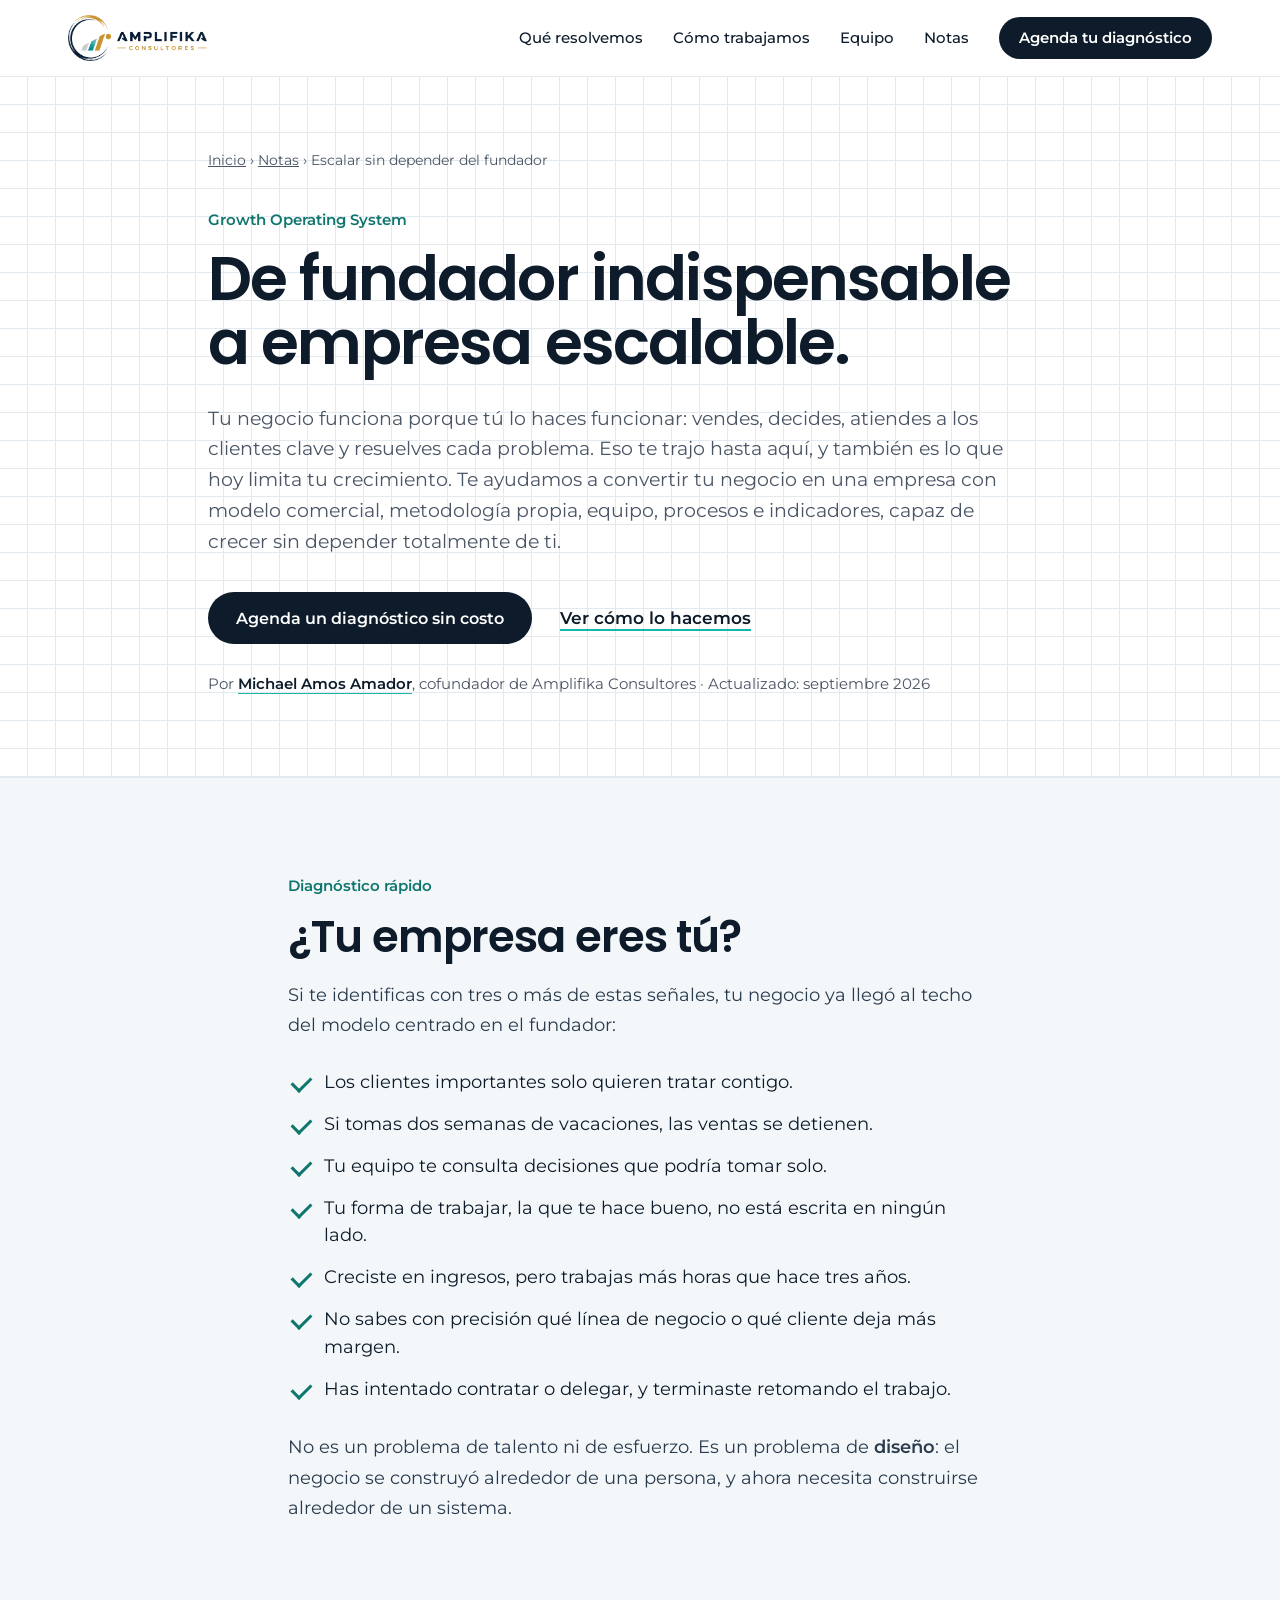
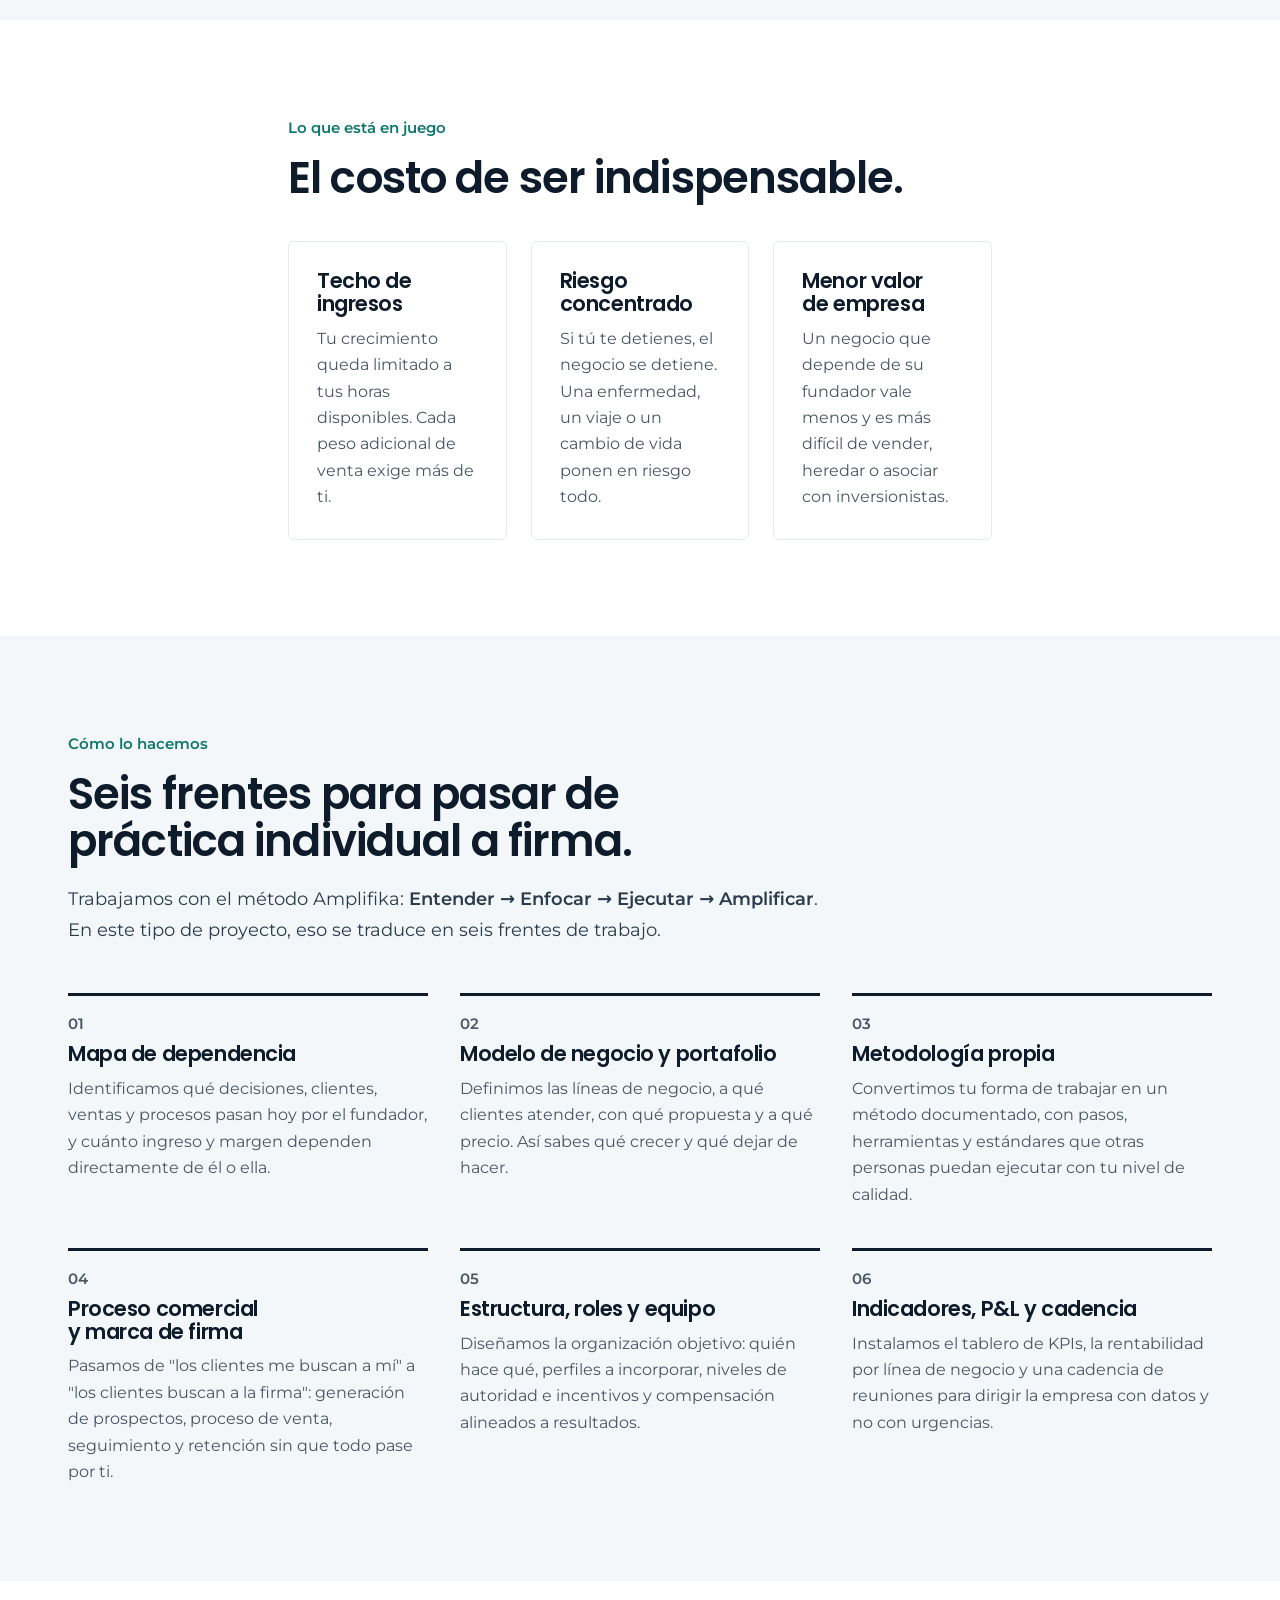
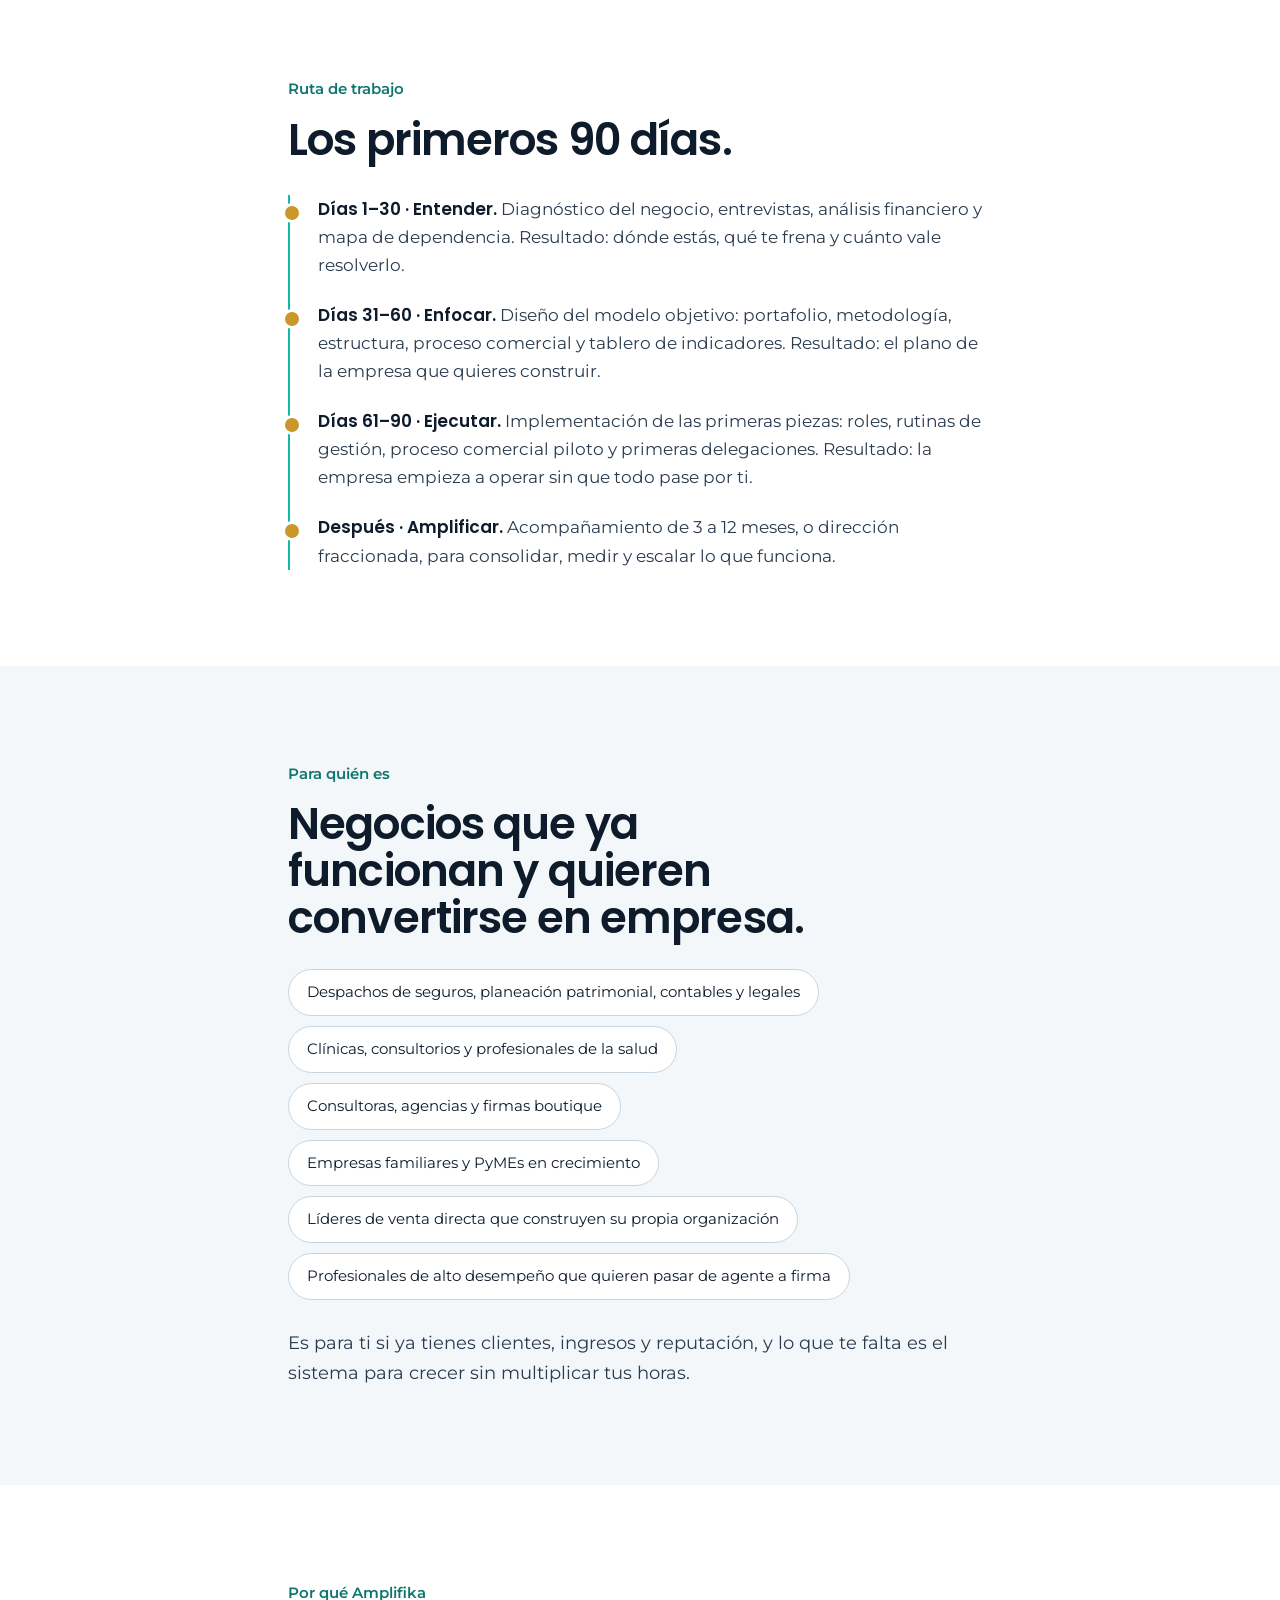
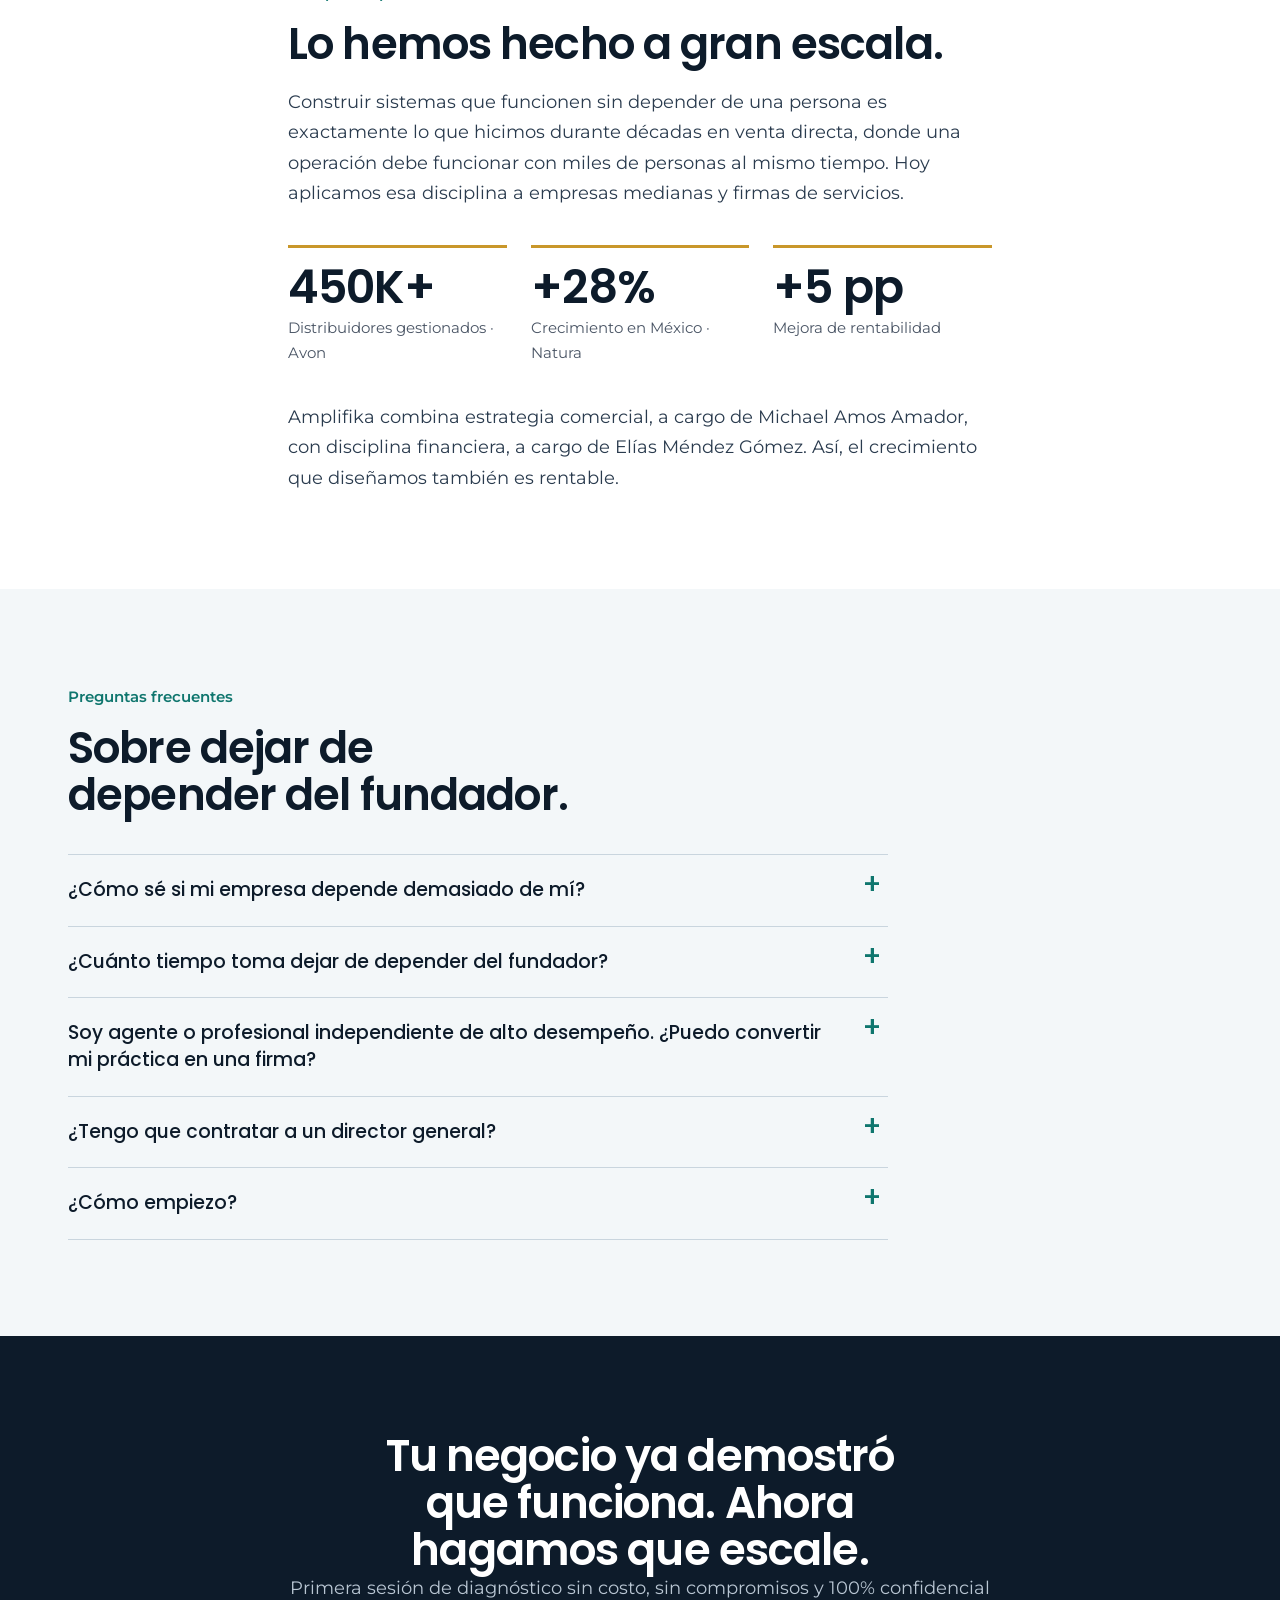
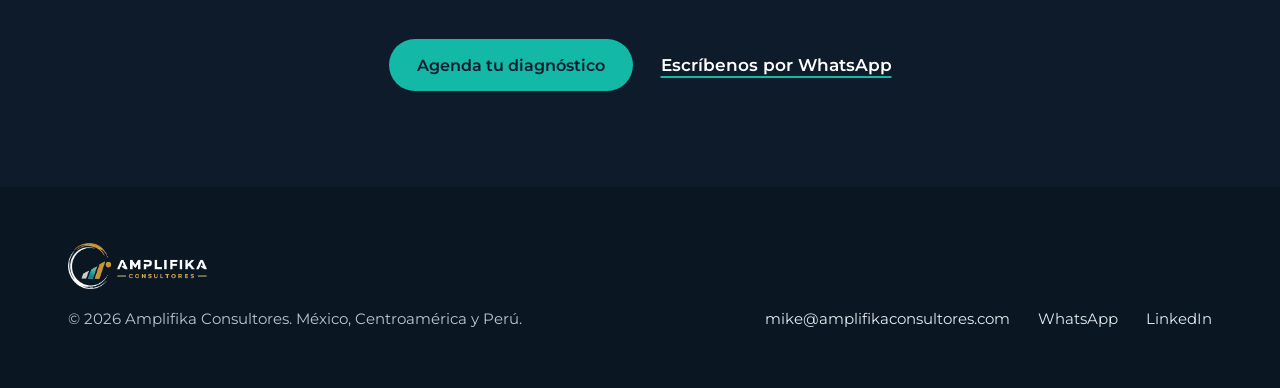
<file: escalar-sin-depender-del-fundador/index.html>
<!DOCTYPE html>
<html lang="es">
<head>
<meta charset="UTF-8">
<meta name="viewport" content="width=device-width, initial-scale=1.0">
<title>De fundador indispensable a empresa escalable | Amplifika Consultores</title>
<meta name="description" content="Tu negocio depende de ti. Te ayudamos a convertirlo en una empresa con modelo comercial, metodología propia, equipo, procesos e indicadores que crezca sin depender del fundador.">
<meta name="author" content="Michael Amos Amador · Amplifika Consultores">
<link rel="canonical" href="https://www.amplifikate.com/escalar-sin-depender-del-fundador/">
<link rel="icon" type="image/x-icon" href="/brand/favicon.ico">
<link rel="icon" type="image/png" sizes="32x32" href="/brand/favicon-32.png">
<link rel="apple-touch-icon" sizes="180x180" href="/brand/icon-180.png">
<meta property="og:type" content="article">
<meta property="og:site_name" content="Amplifika Consultores">
<meta property="og:title" content="De fundador indispensable a empresa escalable | Amplifika Consultores">
<meta property="og:description" content="Tu negocio depende de ti. Te ayudamos a convertirlo en una empresa con modelo comercial, metodología propia, equipo, procesos e indicadores que crezca sin depender del fundador.">
<meta property="og:url" content="https://www.amplifikate.com/escalar-sin-depender-del-fundador/">
<meta property="og:image" content="https://www.amplifikate.com/brand/og-amplifika-1200x630.jpg">
<meta property="og:image:width" content="1200">
<meta property="og:image:height" content="630">
<meta property="og:locale" content="es_MX">
<meta name="twitter:card" content="summary_large_image">
<meta name="twitter:title" content="De fundador indispensable a empresa escalable | Amplifika Consultores">
<meta name="twitter:description" content="Tu negocio depende de ti. Te ayudamos a convertirlo en una empresa con modelo comercial, metodología propia, equipo, procesos e indicadores que crezca sin depender del fundador.">
<meta name="twitter:image" content="https://www.amplifikate.com/brand/social-share-amplifika-1200x627.jpg">
<script type="application/ld+json">
{
 "@context": "https://schema.org",
 "@graph": [
  {
   "@type": "WebPage",
   "@id": "https://www.amplifikate.com/escalar-sin-depender-del-fundador/#webpage",
   "url": "https://www.amplifikate.com/escalar-sin-depender-del-fundador/",
   "name": "De fundador indispensable a empresa escalable",
   "inLanguage": "es-MX",
   "description": "Cómo convertir un negocio que depende de su fundador en una empresa escalable con modelo comercial, metodología propia, equipo, procesos e indicadores.",
   "isPartOf": {
    "@type": "WebSite", "name": "Amplifika Consultores", "url": "https://www.amplifikate.com/"
   },
   "about": {
    "@id": "https://www.amplifikate.com/escalar-sin-depender-del-fundador/#service"
   },
   "author": {
    "@id": "https://www.amplifikate.com/#mike"
   },
   "publisher": {
    "@id": "https://www.amplifikate.com/#org"
   },
   "datePublished": "2026-09-23",
   "dateModified": "2026-09-23",
   "breadcrumb": {
    "@id": "https://www.amplifikate.com/escalar-sin-depender-del-fundador/#breadcrumb"
   }
  },
  {
   "@type": "Service",
   "@id": "https://www.amplifikate.com/escalar-sin-depender-del-fundador/#service",
   "name": "Escalar sin depender del fundador (Growth Operating System)",
   "serviceType": "Consultoría de institucionalización y transformación de negocios",
   "provider": {
    "@id": "https://www.amplifikate.com/#org"
   },
   "areaServed": [
    "México",
    "Latinoamérica",
    "Estados Unidos"
   ],
   "audience": {
    "@type": "BusinessAudience",
    "audienceType": "Fundadores de PyMEs, despachos, clínicas, firmas de servicios profesionales, empresas familiares y profesionales de alto desempeño"
   },
   "description": "Diagnóstico de dependencia del fundador, modelo de negocio y portafolio, metodología propia, proceso comercial, estructura y equipo, indicadores, P&L y cadencia de gestión."
  },
  {
   "@type": "BreadcrumbList",
   "@id": "https://www.amplifikate.com/escalar-sin-depender-del-fundador/#breadcrumb",
   "itemListElement": [
    {
     "@type": "ListItem",
     "position": 1,
     "name": "Inicio",
     "item": "https://www.amplifikate.com/"
    },
    {
     "@type": "ListItem",
     "position": 2,
     "name": "Notas",
     "item": "https://www.amplifikate.com/#notas"
    },
    {
     "@type": "ListItem",
     "position": 3,
     "name": "Escalar sin depender del fundador",
     "item": "https://www.amplifikate.com/escalar-sin-depender-del-fundador/"
    }
   ]
  },
  {
   "@type": "FAQPage",
   "@id": "https://www.amplifikate.com/escalar-sin-depender-del-fundador/#faq",
   "mainEntity": [
    {
     "@type": "Question",
     "name": "¿Cómo sé si mi empresa depende demasiado de mí?",
     "acceptedAnswer": {
      "@type": "Answer",
      "text": "La prueba más simple: si te ausentas dos semanas, ¿las ventas, las decisiones y la atención a clientes siguen funcionando? Si la respuesta es no, o si tu ingreso crece solo cuando tú trabajas más horas, tu empresa depende del fundador."
     }
    },
    {
     "@type": "Question",
     "name": "¿Cuánto tiempo toma dejar de depender del fundador?",
     "acceptedAnswer": {
      "@type": "Answer",
      "text": "Los primeros cambios visibles suelen darse en 90 días: diagnóstico, diseño del modelo y primeras delegaciones. Consolidar una empresa que opere con autonomía normalmente toma de 6 a 12 meses, según el tamaño del equipo y el punto de partida."
     }
    },
    {
     "@type": "Question",
     "name": "Soy agente o profesional independiente de alto desempeño. ¿Puedo convertir mi práctica en una firma?",
     "acceptedAnswer": {
      "@type": "Answer",
      "text": "Sí. Es uno de los casos más comunes que atendemos: profesionales con cartera e ingresos sólidos que quieren construir una firma con metodología propia, varias líneas de negocio y equipo. El trabajo consiste en pasar de marca personal a marca de firma sin perder la confianza de tus clientes."
     }
    },
    {
     "@type": "Question",
     "name": "¿Tengo que contratar a un director general?",
     "acceptedAnswer": {
      "@type": "Answer",
      "text": "No necesariamente. Muchas empresas en esta etapa se benefician más de un director comercial o financiero fraccionado, que instala el sistema y forma al equipo durante 3 a 12 meses, antes de decidir si necesitan una posición de tiempo completo."
     }
    },
    {
     "@type": "Question",
     "name": "¿Cómo empiezo?",
     "acceptedAnswer": {
      "@type": "Answer",
      "text": "Con una sesión de diagnóstico sin costo de 60 minutos, en la que revisamos tu situación actual, la visión de la empresa que quieres construir y las tres palancas de mayor impacto. Si tiene sentido trabajar juntos, te proponemos alcance, entregables y honorarios por escrito."
     }
    }
   ]
  }
 ]
}
</script>
<meta name="theme-color" content="#0D1B2A">
<link rel="preload" href="/assets/fuentes/poppins-latin-600-normal.woff2" as="font" type="font/woff2" crossorigin>
<link rel="preload" href="/assets/fuentes/montserrat-latin-400-normal.woff2" as="font" type="font/woff2" crossorigin>
<link rel="stylesheet" href="/assets/sitio.css?v=20261106b">
<link rel="stylesheet" href="/assets/notas.css?v=20261106">
</head>
<body>

<header class="cabecera">
<div class="wrap">
<a href="/" class="logo" aria-label="Amplifika Consultores, inicio"><img src="/brand/logo-amplifika-2026.png" alt="Amplifika Consultores" width="850" height="282"></a>
<nav aria-label="Principal">
<a href="/#retos">Qué resolvemos</a>
<a href="/#metodo">Cómo trabajamos</a>
<a href="/#equipo">Equipo</a>
<a href="/#notas">Notas</a>
<a href="/#contacto" class="boton">Agenda tu diagnóstico</a>
</nav>
</div>
</header>

<main>

<!-- ══ HERO ══ -->
<header class="lp-hero">
  <div class="section-inner">
    <div class="lp-crumbs" role="navigation" aria-label="Ruta de navegación"><a href="/">Inicio</a> <span aria-hidden="true">›</span> <a href="/#notas">Notas</a> <span aria-hidden="true">›</span> <span>Escalar sin depender del fundador</span></div>
    <div class="section-label">Growth Operating System</div>
    <h1 class="lp-h1">De fundador indispensable a <span class="accent">empresa escalable.</span></h1>
    <p class="lp-lead">Tu negocio funciona porque tú lo haces funcionar: vendes, decides, atiendes a los clientes clave y resuelves cada problema. Eso te trajo hasta aquí, y también es lo que hoy limita tu crecimiento. Te ayudamos a convertir tu negocio en una empresa con modelo comercial, metodología propia, equipo, procesos e indicadores, capaz de crecer sin depender totalmente de ti.</p>
    <div class="lp-actions">
      <a href="/#contacto" class="btn-primary">Agenda un diagnóstico sin costo</a>
      <a href="#proceso" class="btn-ghost">Ver cómo lo hacemos</a>
    </div>
    <p class="lp-byline">Por <a href="https://www.linkedin.com/in/michaelamosamador" target="_blank" rel="noopener noreferrer">Michael Amos Amador</a>, cofundador de Amplifika Consultores · Actualizado: septiembre 2026</p>
  </div>
</header>

<!-- ══ SEÑALES ══ -->
<section class="lp-alt">
  <div class="section-inner lp-narrow">
    <div class="section-label">Diagnóstico rápido</div>
    <h2>¿Tu empresa <em>eres tú?</em></h2>
    <p class="lp-p">Si te identificas con tres o más de estas señales, tu negocio ya llegó al techo del modelo centrado en el fundador:</p>
    <ul class="lp-checks">
      <li>Los clientes importantes solo quieren tratar contigo.</li>
      <li>Si tomas dos semanas de vacaciones, las ventas se detienen.</li>
      <li>Tu equipo te consulta decisiones que podría tomar solo.</li>
      <li>Tu forma de trabajar, la que te hace bueno, no está escrita en ningún lado.</li>
      <li>Creciste en ingresos, pero trabajas más horas que hace tres años.</li>
      <li>No sabes con precisión qué línea de negocio o qué cliente deja más margen.</li>
      <li>Has intentado contratar o delegar, y terminaste retomando el trabajo.</li>
    </ul>
    <p class="lp-p">No es un problema de talento ni de esfuerzo. Es un problema de <strong>diseño</strong>: el negocio se construyó alrededor de una persona, y ahora necesita construirse alrededor de un sistema.</p>
  </div>
</section>

<!-- ══ POR QUÉ IMPORTA ══ -->
<section>
  <div class="section-inner lp-narrow">
    <div class="section-label">Lo que está en juego</div>
    <h2>El costo de ser <em>indispensable.</em></h2>
    <div class="lp-grid3">
      <div class="lp-card"><h3>Techo de ingresos</h3><p>Tu crecimiento queda limitado a tus horas disponibles. Cada peso adicional de venta exige más de ti.</p></div>
      <div class="lp-card"><h3>Riesgo concentrado</h3><p>Si tú te detienes, el negocio se detiene. Una enfermedad, un viaje o un cambio de vida ponen en riesgo todo.</p></div>
      <div class="lp-card"><h3>Menor valor de empresa</h3><p>Un negocio que depende de su fundador vale menos y es más difícil de vender, heredar o asociar con inversionistas.</p></div>
    </div>
  </div>
</section>

<!-- ══ PROCESO ══ -->
<section id="proceso" class="lp-alt">
  <div class="section-inner">
    <div class="section-label">Cómo lo hacemos</div>
    <h2>Seis frentes para pasar de <em>práctica individual a firma.</em></h2>
    <p class="section-intro">Trabajamos con el método Amplifika: <strong>Entender → Enfocar → Ejecutar → Amplificar</strong>. En este tipo de proyecto, eso se traduce en seis frentes de trabajo.</p>
    <div class="lp-steps">
      <div class="lp-step"><span class="lp-num">01</span><h3>Mapa de dependencia</h3><p>Identificamos qué decisiones, clientes, ventas y procesos pasan hoy por el fundador, y cuánto ingreso y margen dependen directamente de él o ella.</p></div>
      <div class="lp-step"><span class="lp-num">02</span><h3>Modelo de negocio y portafolio</h3><p>Definimos las líneas de negocio, a qué clientes atender, con qué propuesta y a qué precio. Así sabes qué crecer y qué dejar de hacer.</p></div>
      <div class="lp-step"><span class="lp-num">03</span><h3>Metodología propia</h3><p>Convertimos tu forma de trabajar en un método documentado, con pasos, herramientas y estándares que otras personas puedan ejecutar con tu nivel de calidad.</p></div>
      <div class="lp-step"><span class="lp-num">04</span><h3>Proceso comercial y marca de firma</h3><p>Pasamos de "los clientes me buscan a mí" a "los clientes buscan a la firma": generación de prospectos, proceso de venta, seguimiento y retención sin que todo pase por ti.</p></div>
      <div class="lp-step"><span class="lp-num">05</span><h3>Estructura, roles y equipo</h3><p>Diseñamos la organización objetivo: quién hace qué, perfiles a incorporar, niveles de autoridad e incentivos y compensación alineados a resultados.</p></div>
      <div class="lp-step"><span class="lp-num">06</span><h3>Indicadores, P&amp;L y cadencia</h3><p>Instalamos el tablero de KPIs, la rentabilidad por línea de negocio y una cadencia de reuniones para dirigir la empresa con datos y no con urgencias.</p></div>
    </div>
  </div>
</section>

<!-- ══ RUTA ══ -->
<section>
  <div class="section-inner lp-narrow">
    <div class="section-label">Ruta de trabajo</div>
    <h2>Los primeros <em>90 días.</em></h2>
    <ol class="lp-timeline">
      <li><strong>Días 1–30 · Entender.</strong> Diagnóstico del negocio, entrevistas, análisis financiero y mapa de dependencia. Resultado: dónde estás, qué te frena y cuánto vale resolverlo.</li>
      <li><strong>Días 31–60 · Enfocar.</strong> Diseño del modelo objetivo: portafolio, metodología, estructura, proceso comercial y tablero de indicadores. Resultado: el plano de la empresa que quieres construir.</li>
      <li><strong>Días 61–90 · Ejecutar.</strong> Implementación de las primeras piezas: roles, rutinas de gestión, proceso comercial piloto y primeras delegaciones. Resultado: la empresa empieza a operar sin que todo pase por ti.</li>
      <li><strong>Después · Amplificar.</strong> Acompañamiento de 3 a 12 meses, o dirección fraccionada, para consolidar, medir y escalar lo que funciona.</li>
    </ol>
  </div>
</section>

<!-- ══ PARA QUIÉN ══ -->
<section class="lp-alt">
  <div class="section-inner lp-narrow">
    <div class="section-label">Para quién es</div>
    <h2>Negocios que ya funcionan y <em>quieren convertirse en empresa.</em></h2>
    <ul class="lp-tags">
      <li>Despachos de seguros, planeación patrimonial, contables y legales</li>
      <li>Clínicas, consultorios y profesionales de la salud</li>
      <li>Consultoras, agencias y firmas boutique</li>
      <li>Empresas familiares y PyMEs en crecimiento</li>
      <li>Líderes de venta directa que construyen su propia organización</li>
      <li>Profesionales de alto desempeño que quieren pasar de agente a firma</li>
    </ul>
    <p class="lp-p">Es para ti si ya tienes clientes, ingresos y reputación, y lo que te falta es el sistema para crecer sin multiplicar tus horas.</p>
  </div>
</section>

<!-- ══ POR QUÉ AMPLIFIKA ══ -->
<section>
  <div class="section-inner lp-narrow">
    <div class="section-label">Por qué Amplifika</div>
    <h2>Lo hemos hecho <em>a gran escala.</em></h2>
    <p class="lp-p">Construir sistemas que funcionen sin depender de una persona es exactamente lo que hicimos durante décadas en venta directa, donde una operación debe funcionar con miles de personas al mismo tiempo. Hoy aplicamos esa disciplina a empresas medianas y firmas de servicios.</p>
    <div class="stat-row lp-stats">
      <div class="stat-box"><span class="stat-num">450K+</span><span class="stat-desc">Distribuidores gestionados · Avon</span></div>
      <div class="stat-box"><span class="stat-num">+28%</span><span class="stat-desc">Crecimiento en México · Natura</span></div>
      <div class="stat-box"><span class="stat-num">+5 pp</span><span class="stat-desc">Mejora de rentabilidad</span></div>
    </div>
    <p class="lp-p">Amplifika combina estrategia comercial, a cargo de Michael Amos Amador, con disciplina financiera, a cargo de Elías Méndez Gómez. Así, el crecimiento que diseñamos también es rentable.</p>
  </div>
</section>

<!-- ══ FAQ ══ -->
<section id="faq" class="lp-alt">
  <div class="section-inner">
    <div class="section-label">Preguntas frecuentes</div>
    <h2>Sobre dejar de <em>depender del fundador.</em></h2>
    <div class="amp-faq-list">
      <details>
        <summary>¿Cómo sé si mi empresa depende demasiado de mí?</summary>
        <p>La prueba más simple: si te ausentas dos semanas, ¿las ventas, las decisiones y la atención a clientes siguen funcionando? Si la respuesta es no, o si tu ingreso crece solo cuando tú trabajas más horas, tu empresa depende del fundador.</p>
      </details>
      <details>
        <summary>¿Cuánto tiempo toma dejar de depender del fundador?</summary>
        <p>Los primeros cambios visibles suelen darse en 90 días: diagnóstico, diseño del modelo y primeras delegaciones. Consolidar una empresa que opere con autonomía normalmente toma de 6 a 12 meses, según el tamaño del equipo y el punto de partida.</p>
      </details>
      <details>
        <summary>Soy agente o profesional independiente de alto desempeño. ¿Puedo convertir mi práctica en una firma?</summary>
        <p>Sí. Es uno de los casos más comunes que atendemos: profesionales con cartera e ingresos sólidos que quieren construir una firma con metodología propia, varias líneas de negocio y equipo. El trabajo consiste en pasar de marca personal a marca de firma sin perder la confianza de tus clientes.</p>
      </details>
      <details>
        <summary>¿Tengo que contratar a un director general?</summary>
        <p>No necesariamente. Muchas empresas en esta etapa se benefician más de un director comercial o financiero fraccionado, que instala el sistema y forma al equipo durante 3 a 12 meses, antes de decidir si necesitan una posición de tiempo completo.</p>
      </details>
      <details>
        <summary>¿Cómo empiezo?</summary>
        <p>Con una sesión de diagnóstico sin costo de 60 minutos, en la que revisamos tu situación actual, la visión de la empresa que quieres construir y las tres palancas de mayor impacto. Si tiene sentido trabajar juntos, te proponemos alcance, entregables y honorarios por escrito.</p>
      </details>
    </div>
  </div>
</section>

<!-- ══ CTA ══ -->
<section class="lp-cta">
  <div class="section-inner lp-narrow" style="text-align:center">
    <h2>Tu negocio ya demostró que funciona. <em>Ahora hagamos que escale.</em></h2>
    <p class="lp-p" style="margin:0 auto 2rem">Primera sesión de diagnóstico sin costo, sin compromisos y 100% confidencial</p>
    <div class="lp-actions" style="justify-content:center">
      <a href="/#contacto" class="btn-primary">Agenda tu diagnóstico</a>
      <a href="https://wa.me/525520464816?text=Hola%20Mike%2C%20me%20interesa%20dejar%20de%20depender%20del%20fundador%20en%20mi%20empresa" class="btn-ghost" target="_blank" rel="noopener noreferrer">Escríbenos por WhatsApp</a>
    </div>
  </div>
</section>

</main>

<footer class="pie">
<div class="wrap">
<div>
<img src="/brand/logo-amplifika-2026-claro.png" alt="Amplifika Consultores" width="850" height="282" loading="lazy">
<p>© 2026 Amplifika Consultores. México, Centroamérica y Perú.</p>
</div>
<nav aria-label="Pie de página">
<a href="mailto:mike@amplifikaconsultores.com">mike@amplifikaconsultores.com</a>
<a href="https://wa.me/525520464816">WhatsApp</a>
<a href="https://www.linkedin.com/in/michaelamosamador">LinkedIn</a>
</nav>
</div>
</footer>


</body>
</html>
</file>
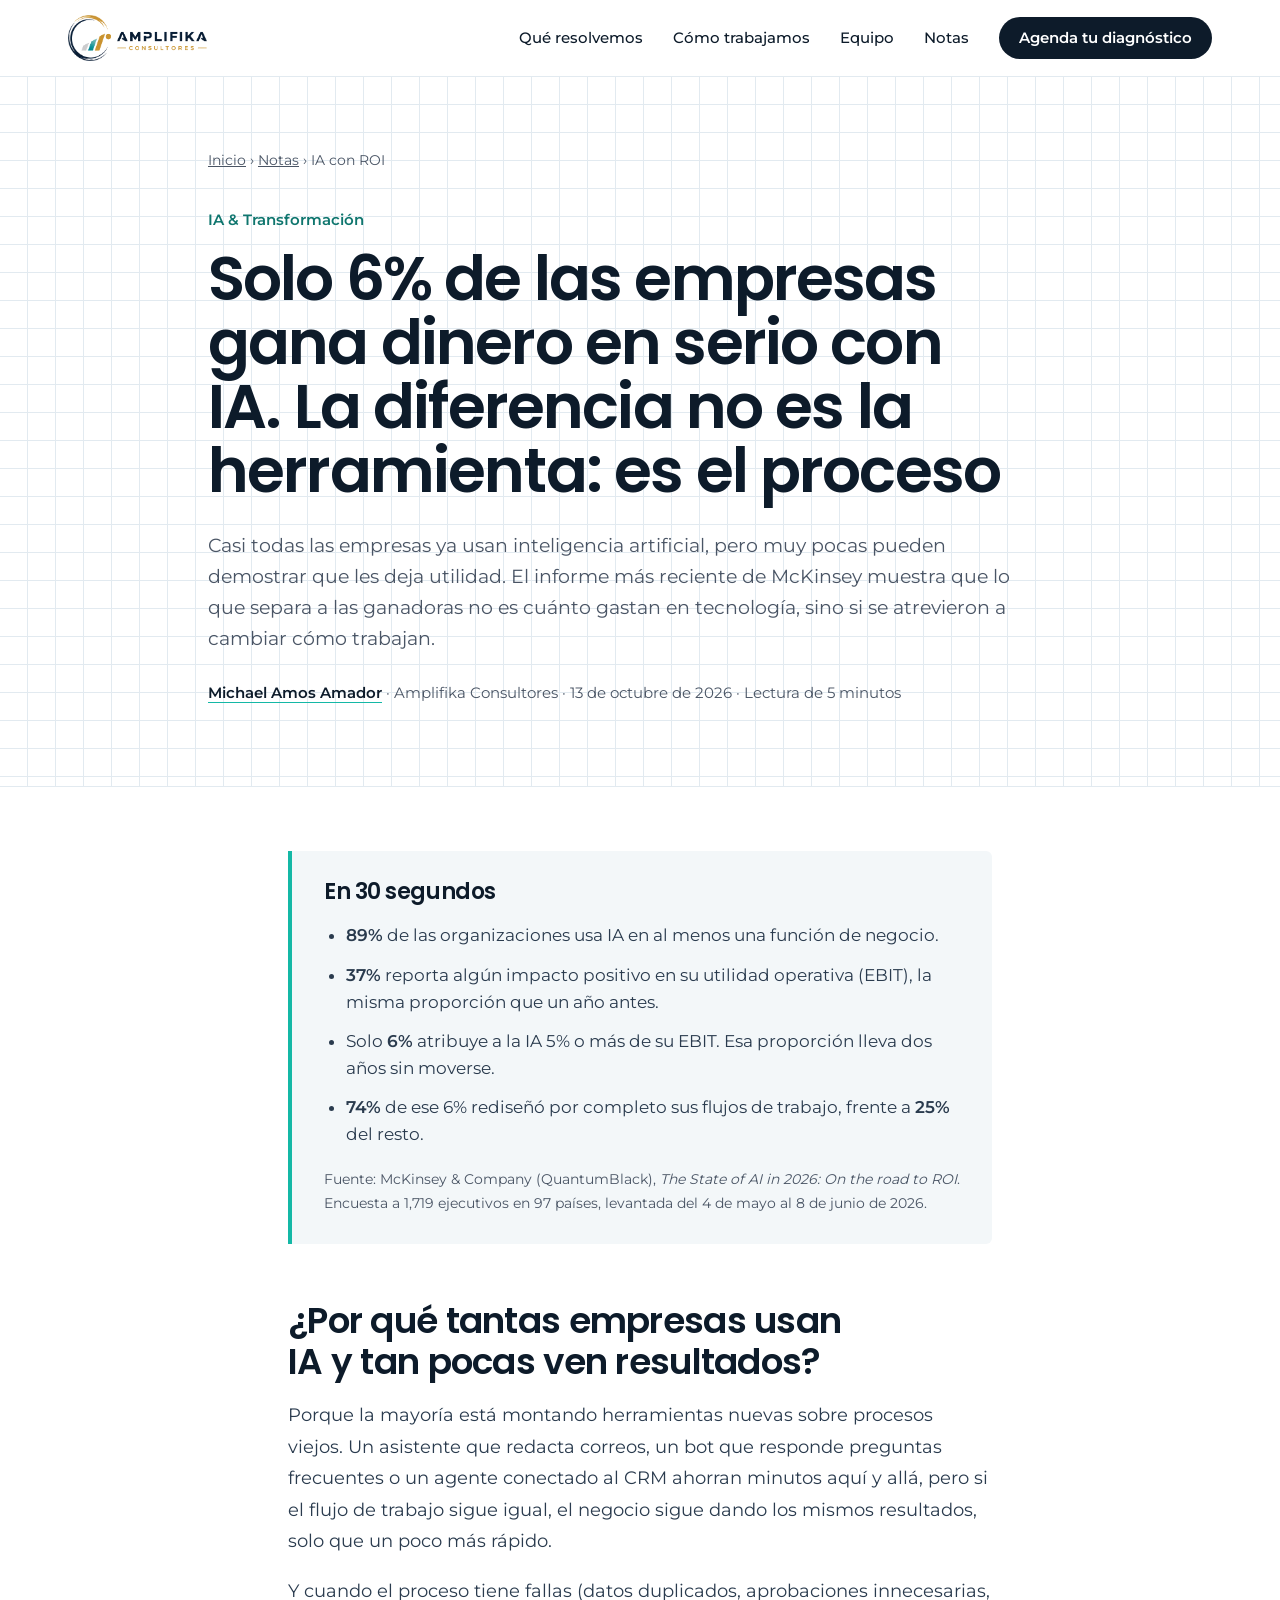
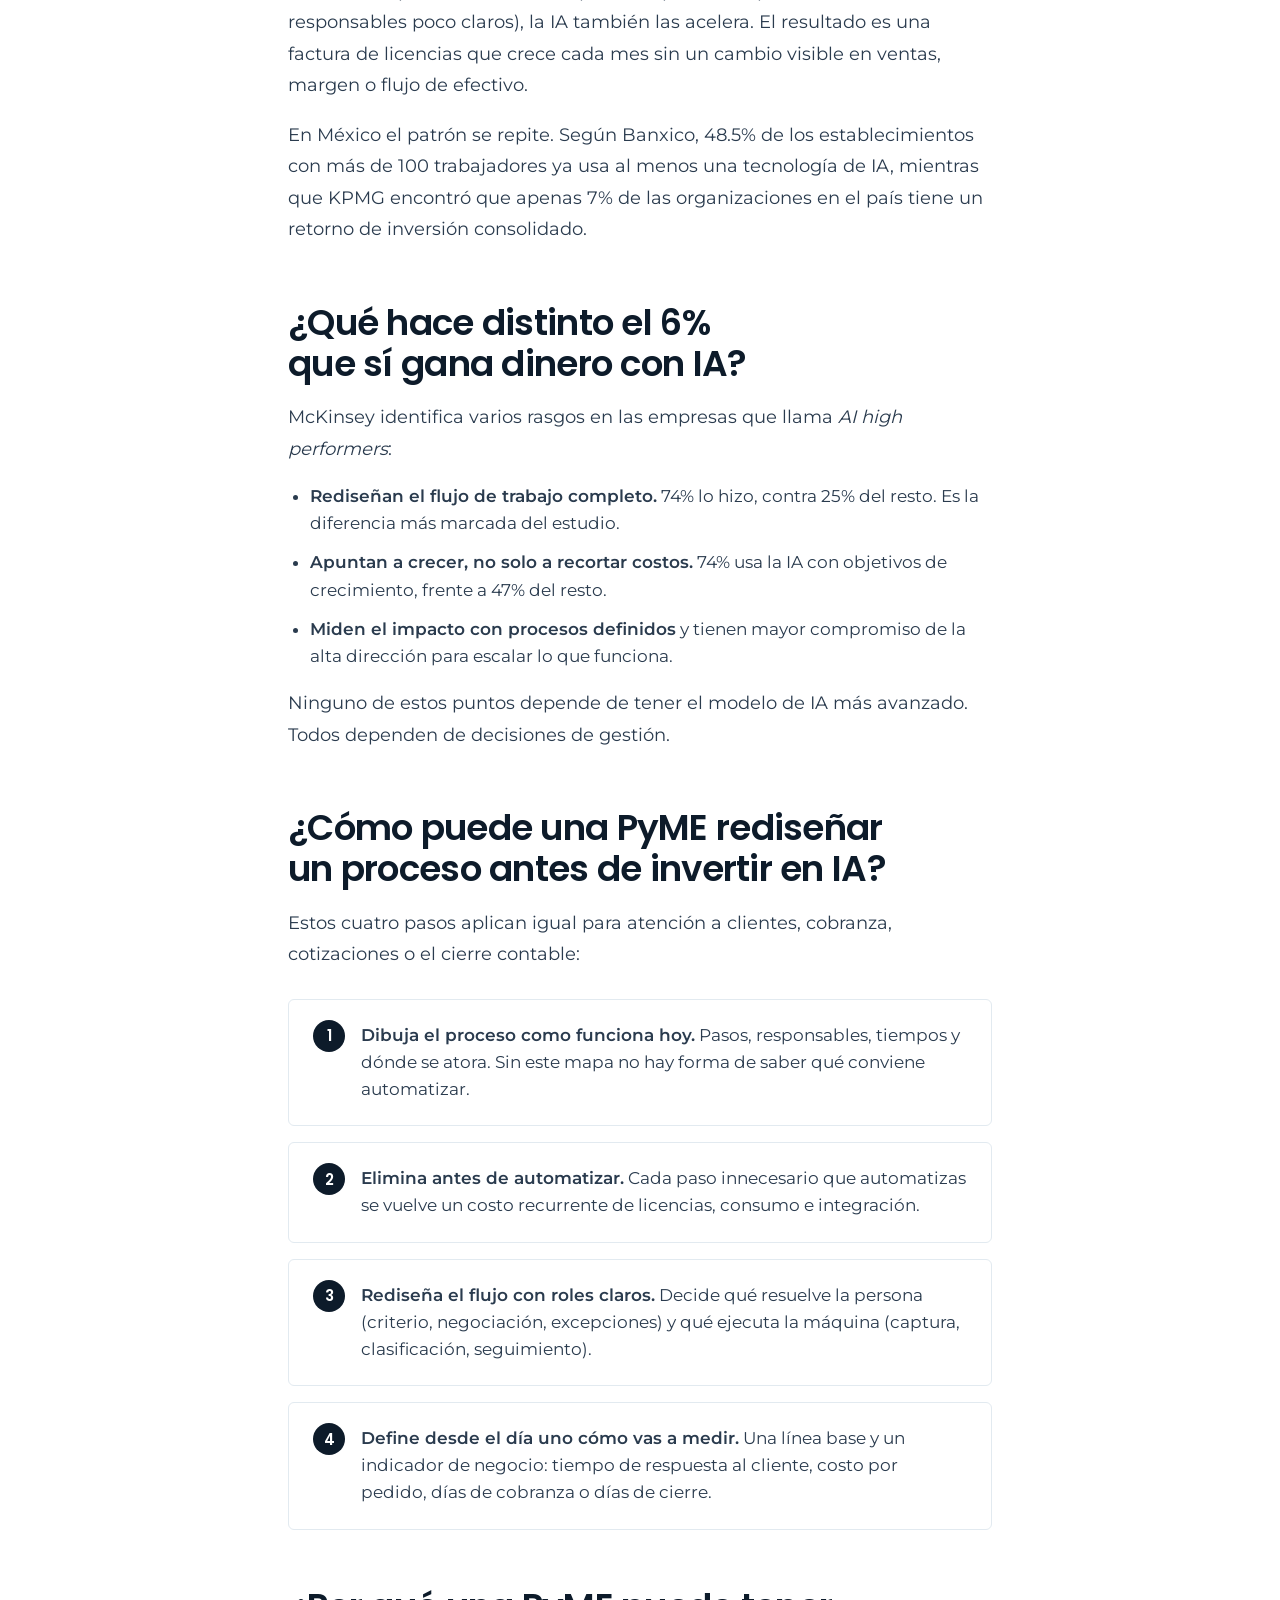
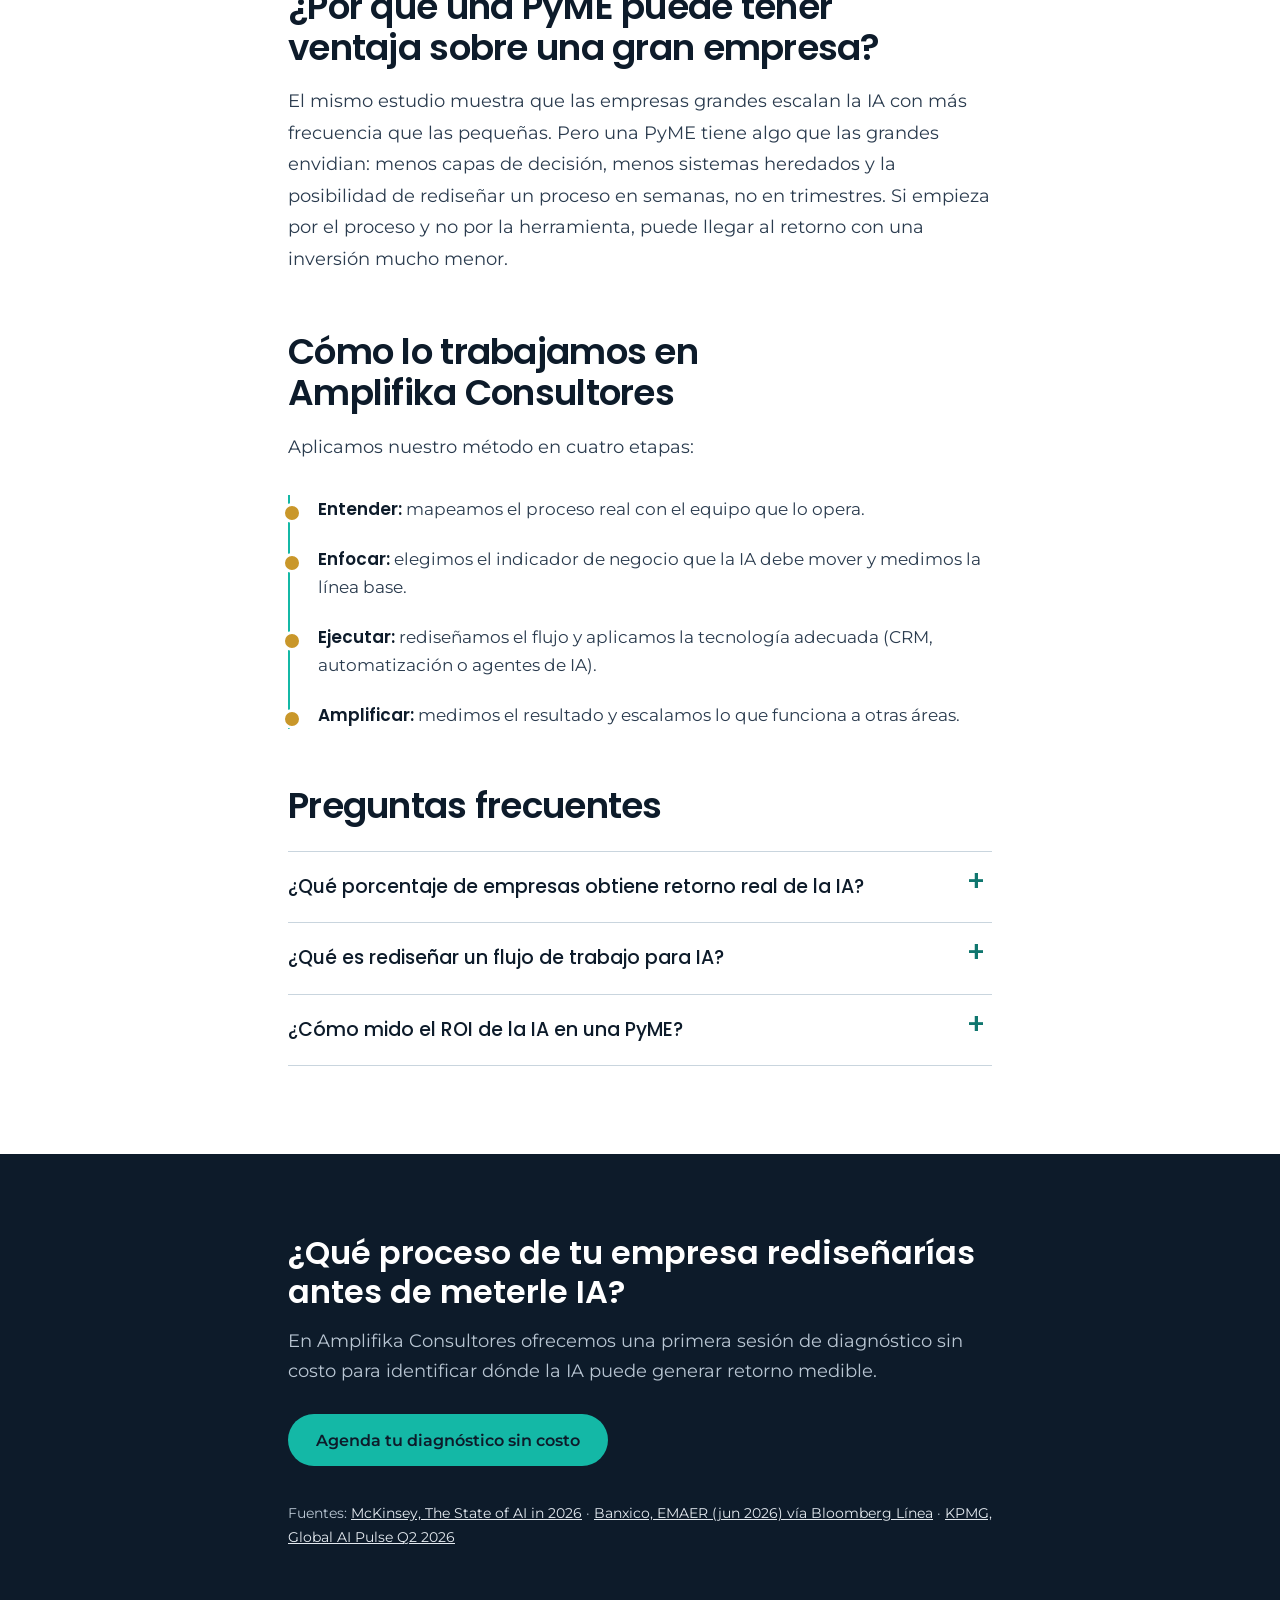
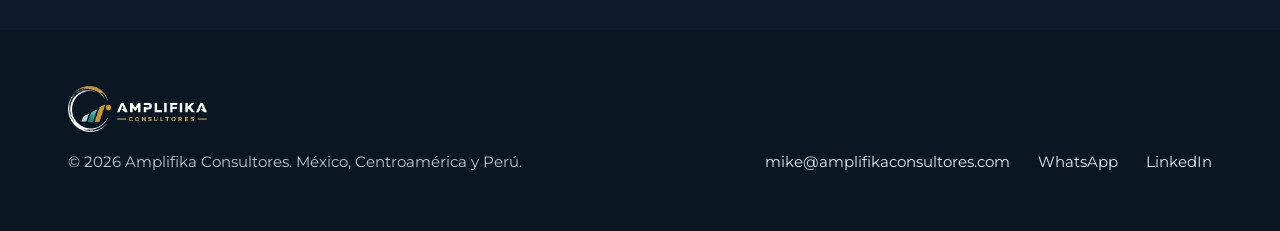
<file: ia-con-roi-redisenar-procesos/index.html>
<!DOCTYPE html>
<html lang="es-MX">
<head>
<meta charset="UTF-8">
<meta name="viewport" content="width=device-width, initial-scale=1.0">
<title>Solo 6% gana dinero con IA: la clave es el proceso | Amplifika Consultores</title>
<meta name="description" content="89% de las empresas usa IA, pero solo 6% obtiene 5% o más de su EBIT con ella (McKinsey 2026). Cómo una PyME puede rediseñar procesos para lograr ROI.">
<meta name="author" content="Michael Amos Amador · Amplifika Consultores">
<link rel="canonical" href="https://www.amplifikate.com/ia-con-roi-redisenar-procesos/">
<link rel="icon" type="image/x-icon" href="/brand/favicon.ico">
<link rel="icon" type="image/png" sizes="32x32" href="/brand/favicon-32.png">
<link rel="apple-touch-icon" sizes="180x180" href="/brand/icon-180.png">
<meta property="og:type" content="article">
<meta property="og:locale" content="es_MX">
<meta property="og:site_name" content="Amplifika Consultores">
<meta property="og:title" content="Solo 6% gana dinero con IA: la clave es el proceso | Amplifika Consultores">
<meta property="og:description" content="89% de las empresas usa IA, pero solo 6% obtiene 5% o más de su EBIT con ella (McKinsey 2026). Cómo una PyME puede rediseñar procesos para lograr ROI.">
<meta property="og:url" content="https://www.amplifikate.com/ia-con-roi-redisenar-procesos/">
<meta property="og:image" content="https://www.amplifikate.com/brand/og-amplifika-1200x630.jpg">
<meta property="og:image:width" content="1200">
<meta property="og:image:height" content="630">
<meta property="article:published_time" content="2026-10-13">
<meta name="twitter:card" content="summary_large_image">
<meta name="twitter:title" content="Solo 6% gana dinero con IA: la clave es el proceso | Amplifika Consultores">
<meta name="twitter:description" content="89% de las empresas usa IA, pero solo 6% obtiene 5% o más de su EBIT con ella (McKinsey 2026). Cómo una PyME puede rediseñar procesos para lograr ROI.">
<meta name="twitter:image" content="https://www.amplifikate.com/brand/social-share-amplifika-1200x627.jpg">
<script type="application/ld+json">
{
  "@context": "https://schema.org",
  "@graph": [
    {"@type": "BreadcrumbList", "itemListElement": [
      {"@type": "ListItem", "position": 1, "name": "Inicio", "item": "https://www.amplifikate.com/"},
      {"@type": "ListItem", "position": 2, "name": "Notas", "item": "https://www.amplifikate.com/#notas"},
      {"@type": "ListItem", "position": 3, "name": "IA con ROI", "item": "https://www.amplifikate.com/ia-con-roi-redisenar-procesos/"}]},
    {
      "@type": "BlogPosting",
      "headline": "Solo 6% de las empresas gana dinero en serio con IA. La diferencia no es la herramienta: es el proceso",
      "description": "89% de las empresas usa IA, pero solo 6% obtiene 5% o más de su EBIT con ella (McKinsey 2026). Cómo una PyME puede rediseñar procesos para lograr ROI.",
      "datePublished": "2026-10-13",
      "inLanguage": "es-MX",
      "author": {"@type": "Person", "name": "Michael Amos Amador", "worksFor": {"@type": "Organization", "name": "Amplifika Consultores"}},
      "mainEntityOfPage": "https://www.amplifikate.com/ia-con-roi-redisenar-procesos/",
      "image": "https://www.amplifikate.com/brand/og-amplifika-1200x630.jpg",
      "publisher": {"@type": "Organization", "name": "Amplifika Consultores", "url": "https://www.amplifikate.com"},
      "about": ["inteligencia artificial", "ROI de IA", "rediseño de procesos", "PyMEs México"],
      "citation": [
        "McKinsey & Company, The State of AI in 2026: On the road to ROI",
        "Banco de México, EMAER, módulo de IA, junio 2026",
        "KPMG, Global AI Pulse Q2 2026"
      ]
    },
    {
      "@type": "FAQPage",
      "mainEntity": [
        {"@type": "Question", "name": "¿Qué porcentaje de empresas obtiene retorno real de la IA?",
         "acceptedAnswer": {"@type": "Answer", "text": "Según McKinsey (State of AI 2026), 37% reporta algún impacto en su EBIT, pero solo 6% atribuye a la IA 5% o más de su utilidad operativa."}},
        {"@type": "Question", "name": "¿Qué es rediseñar un flujo de trabajo para IA?",
         "acceptedAnswer": {"@type": "Answer", "text": "Es revisar de principio a fin cómo se ejecuta un proceso, eliminar pasos que no agregan valor y redefinir qué hace la persona y qué hace la tecnología, antes de automatizar."}},
        {"@type": "Question", "name": "¿Cómo mido el ROI de la IA en una PyME?",
         "acceptedAnswer": {"@type": "Answer", "text": "Elige un indicador de negocio, mide su valor antes de implementar, calcula el costo total (licencias, consumo, integración y horas del equipo) y compara el resultado después de un periodo definido."}}
      ]
    }
  ]
}
</script>
<meta name="theme-color" content="#0D1B2A">
<link rel="preload" href="/assets/fuentes/poppins-latin-600-normal.woff2" as="font" type="font/woff2" crossorigin>
<link rel="preload" href="/assets/fuentes/montserrat-latin-400-normal.woff2" as="font" type="font/woff2" crossorigin>
<link rel="stylesheet" href="/assets/sitio.css?v=20261106b">
<link rel="stylesheet" href="/assets/notas.css?v=20261106">
</head>
<body>

<header class="cabecera">
<div class="wrap">
<a href="/" class="logo" aria-label="Amplifika Consultores, inicio"><img src="/brand/logo-amplifika-2026.png" alt="Amplifika Consultores" width="850" height="282"></a>
<nav aria-label="Principal">
<a href="/#retos">Qué resolvemos</a>
<a href="/#metodo">Cómo trabajamos</a>
<a href="/#equipo">Equipo</a>
<a href="/#notas">Notas</a>
<a href="/#contacto" class="boton">Agenda tu diagnóstico</a>
</nav>
</div>
</header>

<main>
<article class="amk-blog" id="ia-con-roi-redisenar-procesos" lang="es-MX">

  <!-- ══ ENCABEZADO ══ -->
  <header class="lp-hero">
    <div class="section-inner blog-narrow">
      <div class="lp-crumbs" role="navigation" aria-label="Ruta de navegación"><a href="/">Inicio</a> <span aria-hidden="true">›</span> <a href="/#notas">Notas</a> <span aria-hidden="true">›</span> <span>IA con ROI</span></div>
      <div class="section-label">IA &amp; Transformación</div>
      <h1 class="blog-h1">Solo 6% de las empresas gana dinero en serio con IA. La diferencia no es la herramienta: <span class="accent">es el proceso</span></h1>
      <p class="lp-lead">Casi todas las empresas ya usan inteligencia artificial, pero muy pocas pueden demostrar que les deja utilidad. El informe más reciente de McKinsey muestra que lo que separa a las ganadoras no es cuánto gastan en tecnología, sino si se atrevieron a cambiar cómo trabajan.</p>
      <p class="lp-byline"><a href="https://www.linkedin.com/in/michaelamosamador" target="_blank" rel="noopener noreferrer">Michael Amos Amador</a> · Amplifika Consultores · <time datetime="2026-10-13">13 de octubre de 2026</time> · Lectura de 5 minutos</p>
    </div>
  </header>

  <div class="blog-body">
    <div class="blog-narrow">

      <!-- ══ RESUMEN ══ -->
      <aside class="blog-summary" aria-label="Resumen">
        <h2>En 30 segundos</h2>
        <ul class="blog-list">
          <li><strong>89%</strong> de las organizaciones usa IA en al menos una función de negocio.</li>
          <li><strong>37%</strong> reporta algún impacto positivo en su utilidad operativa (EBIT), la misma proporción que un año antes.</li>
          <li>Solo <strong>6%</strong> atribuye a la IA 5% o más de su EBIT. Esa proporción lleva dos años sin moverse.</li>
          <li><strong>74%</strong> de ese 6% rediseñó por completo sus flujos de trabajo, frente a <strong>25%</strong> del resto.</li>
        </ul>
        <p class="blog-source">Fuente: McKinsey &amp; Company (QuantumBlack), <em>The State of AI in 2026: On the road to ROI</em>. Encuesta a 1,719 ejecutivos en 97 países, levantada del 4 de mayo al 8 de junio de 2026.</p>
      </aside>

      <section>
        <h2>¿Por qué tantas empresas usan IA y tan pocas ven resultados?</h2>
        <p>Porque la mayoría está montando herramientas nuevas sobre procesos viejos. Un asistente que redacta correos, un bot que responde preguntas frecuentes o un agente conectado al CRM ahorran minutos aquí y allá, pero si el flujo de trabajo sigue igual, el negocio sigue dando los mismos resultados, solo que un poco más rápido.</p>
        <p>Y cuando el proceso tiene fallas (datos duplicados, aprobaciones innecesarias, responsables poco claros), la IA también las acelera. El resultado es una factura de licencias que crece cada mes sin un cambio visible en ventas, margen o flujo de efectivo.</p>
        <p>En México el patrón se repite. Según Banxico, 48.5% de los establecimientos con más de 100 trabajadores ya usa al menos una tecnología de IA, mientras que KPMG encontró que apenas 7% de las organizaciones en el país tiene un retorno de inversión consolidado.</p>
      </section>

      <section>
        <h2>¿Qué hace distinto el 6% que sí gana dinero con IA?</h2>
        <p>McKinsey identifica varios rasgos en las empresas que llama <em>AI high performers</em>:</p>
        <ul class="blog-list">
          <li><strong>Rediseñan el flujo de trabajo completo.</strong> 74% lo hizo, contra 25% del resto. Es la diferencia más marcada del estudio.</li>
          <li><strong>Apuntan a crecer, no solo a recortar costos.</strong> 74% usa la IA con objetivos de crecimiento, frente a 47% del resto.</li>
          <li><strong>Miden el impacto con procesos definidos</strong> y tienen mayor compromiso de la alta dirección para escalar lo que funciona.</li>
        </ul>
        <p>Ninguno de estos puntos depende de tener el modelo de IA más avanzado. Todos dependen de decisiones de gestión.</p>
      </section>

      <section>
        <h2>¿Cómo puede una PyME rediseñar un proceso antes de invertir en IA?</h2>
        <p>Estos cuatro pasos aplican igual para atención a clientes, cobranza, cotizaciones o el cierre contable:</p>
        <ol class="blog-steps">
          <li><strong>Dibuja el proceso como funciona hoy.</strong> Pasos, responsables, tiempos y dónde se atora. Sin este mapa no hay forma de saber qué conviene automatizar.</li>
          <li><strong>Elimina antes de automatizar.</strong> Cada paso innecesario que automatizas se vuelve un costo recurrente de licencias, consumo e integración.</li>
          <li><strong>Rediseña el flujo con roles claros.</strong> Decide qué resuelve la persona (criterio, negociación, excepciones) y qué ejecuta la máquina (captura, clasificación, seguimiento).</li>
          <li><strong>Define desde el día uno cómo vas a medir.</strong> Una línea base y un indicador de negocio: tiempo de respuesta al cliente, costo por pedido, días de cobranza o días de cierre.</li>
        </ol>
      </section>

      <section>
        <h2>¿Por qué una PyME puede tener ventaja sobre una gran empresa?</h2>
        <p>El mismo estudio muestra que las empresas grandes escalan la IA con más frecuencia que las pequeñas. Pero una PyME tiene algo que las grandes envidian: menos capas de decisión, menos sistemas heredados y la posibilidad de rediseñar un proceso en semanas, no en trimestres. Si empieza por el proceso y no por la herramienta, puede llegar al retorno con una inversión mucho menor.</p>
      </section>

      <section>
        <h2>Cómo lo trabajamos en Amplifika Consultores</h2>
        <p>Aplicamos nuestro método en cuatro etapas:</p>
        <ul class="lp-timeline">
          <li><strong>Entender:</strong> mapeamos el proceso real con el equipo que lo opera.</li>
          <li><strong>Enfocar:</strong> elegimos el indicador de negocio que la IA debe mover y medimos la línea base.</li>
          <li><strong>Ejecutar:</strong> rediseñamos el flujo y aplicamos la tecnología adecuada (CRM, automatización o agentes de IA).</li>
          <li><strong>Amplificar:</strong> medimos el resultado y escalamos lo que funciona a otras áreas.</li>
        </ul>
      </section>

      <section class="blog-faq">
        <h2>Preguntas frecuentes</h2>
        <div class="amp-faq-list">
          <details>
            <summary>¿Qué porcentaje de empresas obtiene retorno real de la IA?</summary>
            <p>Según McKinsey (State of AI 2026), 37% reporta algún impacto en su EBIT, pero solo 6% atribuye a la IA 5% o más de su utilidad operativa.</p>
          </details>
          <details>
            <summary>¿Qué es rediseñar un flujo de trabajo para IA?</summary>
            <p>Es revisar de principio a fin cómo se ejecuta un proceso, eliminar pasos que no agregan valor y redefinir qué hace la persona y qué hace la tecnología, antes de automatizar.</p>
          </details>
          <details>
            <summary>¿Cómo mido el ROI de la IA en una PyME?</summary>
            <p>Elige un indicador de negocio, mide su valor antes de implementar, calcula el costo total (licencias, consumo, integración y horas del equipo) y compara el resultado después de un periodo definido.</p>
          </details>
        </div>
      </section>

    </div>
  </div>

  <!-- ══ CTA ══ -->
  <footer class="blog-cta">
    <div class="blog-narrow">
      <p class="blog-cta-q"><strong>¿Qué proceso de tu empresa rediseñarías antes de meterle IA?</strong></p>
      <p class="blog-cta-p">En Amplifika Consultores ofrecemos una primera sesión de diagnóstico sin costo para identificar dónde la IA puede generar retorno medible.</p>
      <a href="/#contacto" class="btn-primary">Agenda tu diagnóstico sin costo</a>
      <p class="blog-sources">
        Fuentes:
        <a href="https://www.mckinsey.com/capabilities/quantumblack/our-insights/the-state-of-ai" target="_blank" rel="noopener">McKinsey, The State of AI in 2026</a> ·
        <a href="https://www.bloomberglinea.com/latinoamerica/mexico/empresas-en-mexico-adoptan-cada-vez-mas-la-ia-cuales-son-los-efectos-en-el-empleo/" target="_blank" rel="noopener">Banxico, EMAER (jun 2026) vía Bloomberg Línea</a> ·
        <a href="https://kpmg.com/mx/es/sala-de-prensa/comunicados-de-prensa/2026/07/cp-las-empresas-en-mexico-aceleran-el-uso-de-ia-pero-enfrentan-dificultades-para-demostrar-el-retorno-de-la-inversion.html" target="_blank" rel="noopener">KPMG, Global AI Pulse Q2 2026</a>
      </p>
    </div>
  </footer>

</article>
</main>

<footer class="pie">
<div class="wrap">
<div>
<img src="/brand/logo-amplifika-2026-claro.png" alt="Amplifika Consultores" width="850" height="282" loading="lazy">
<p>© 2026 Amplifika Consultores. México, Centroamérica y Perú.</p>
</div>
<nav aria-label="Pie de página">
<a href="mailto:mike@amplifikaconsultores.com">mike@amplifikaconsultores.com</a>
<a href="https://wa.me/525520464816">WhatsApp</a>
<a href="https://www.linkedin.com/in/michaelamosamador">LinkedIn</a>
</nav>
</div>
</footer>


</body>
</html>
</file>
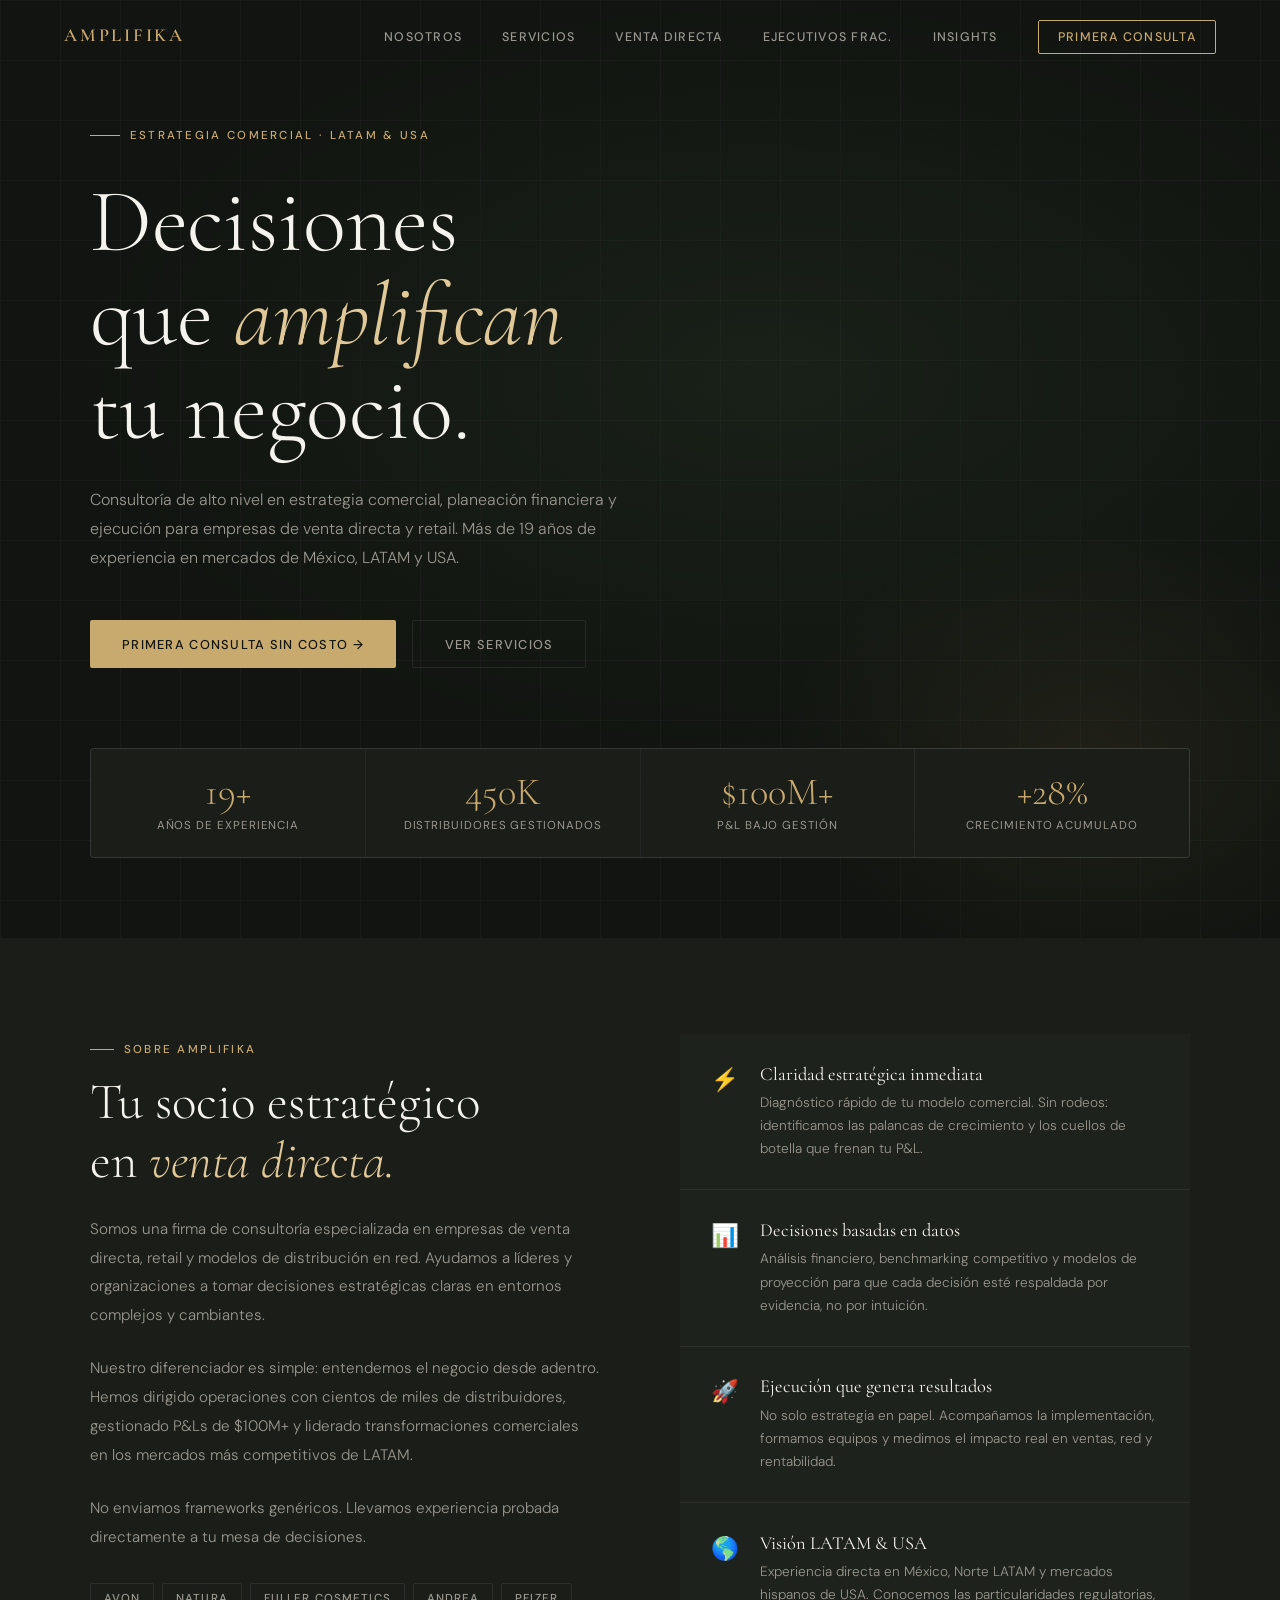
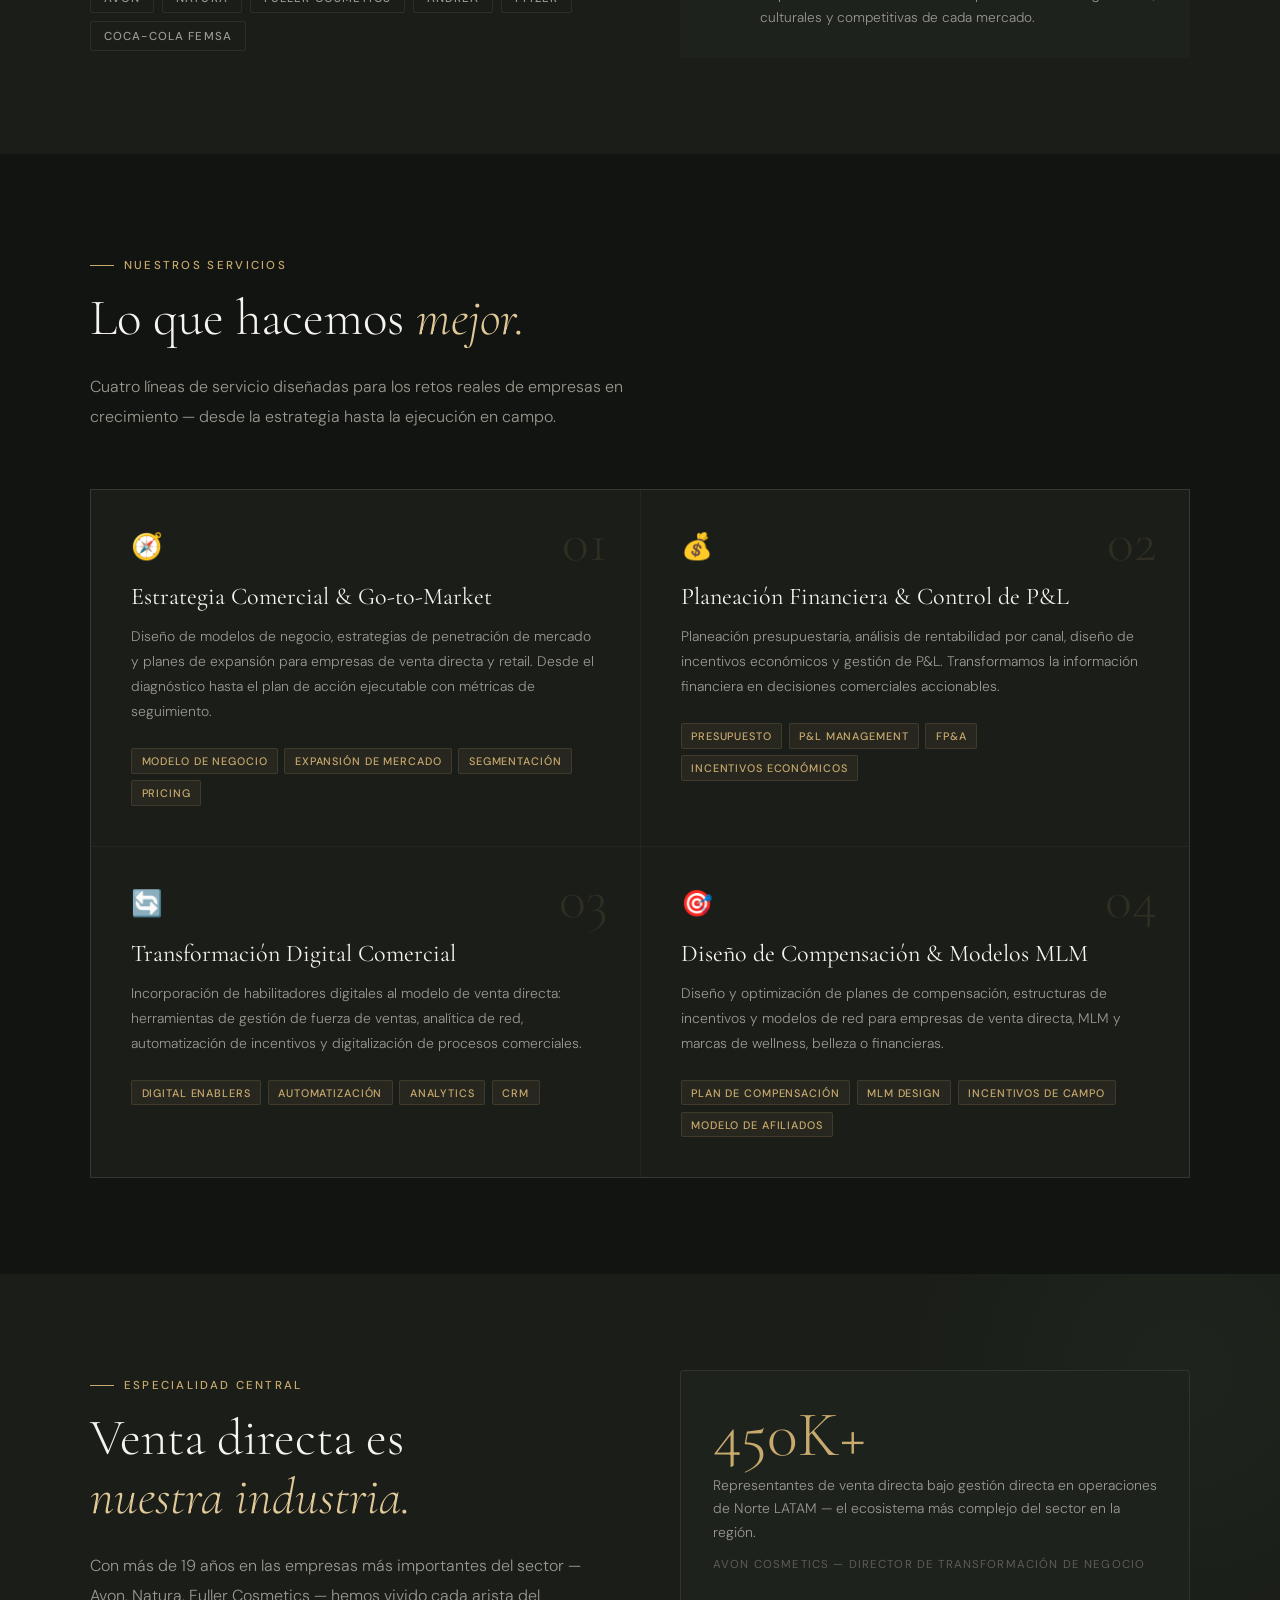
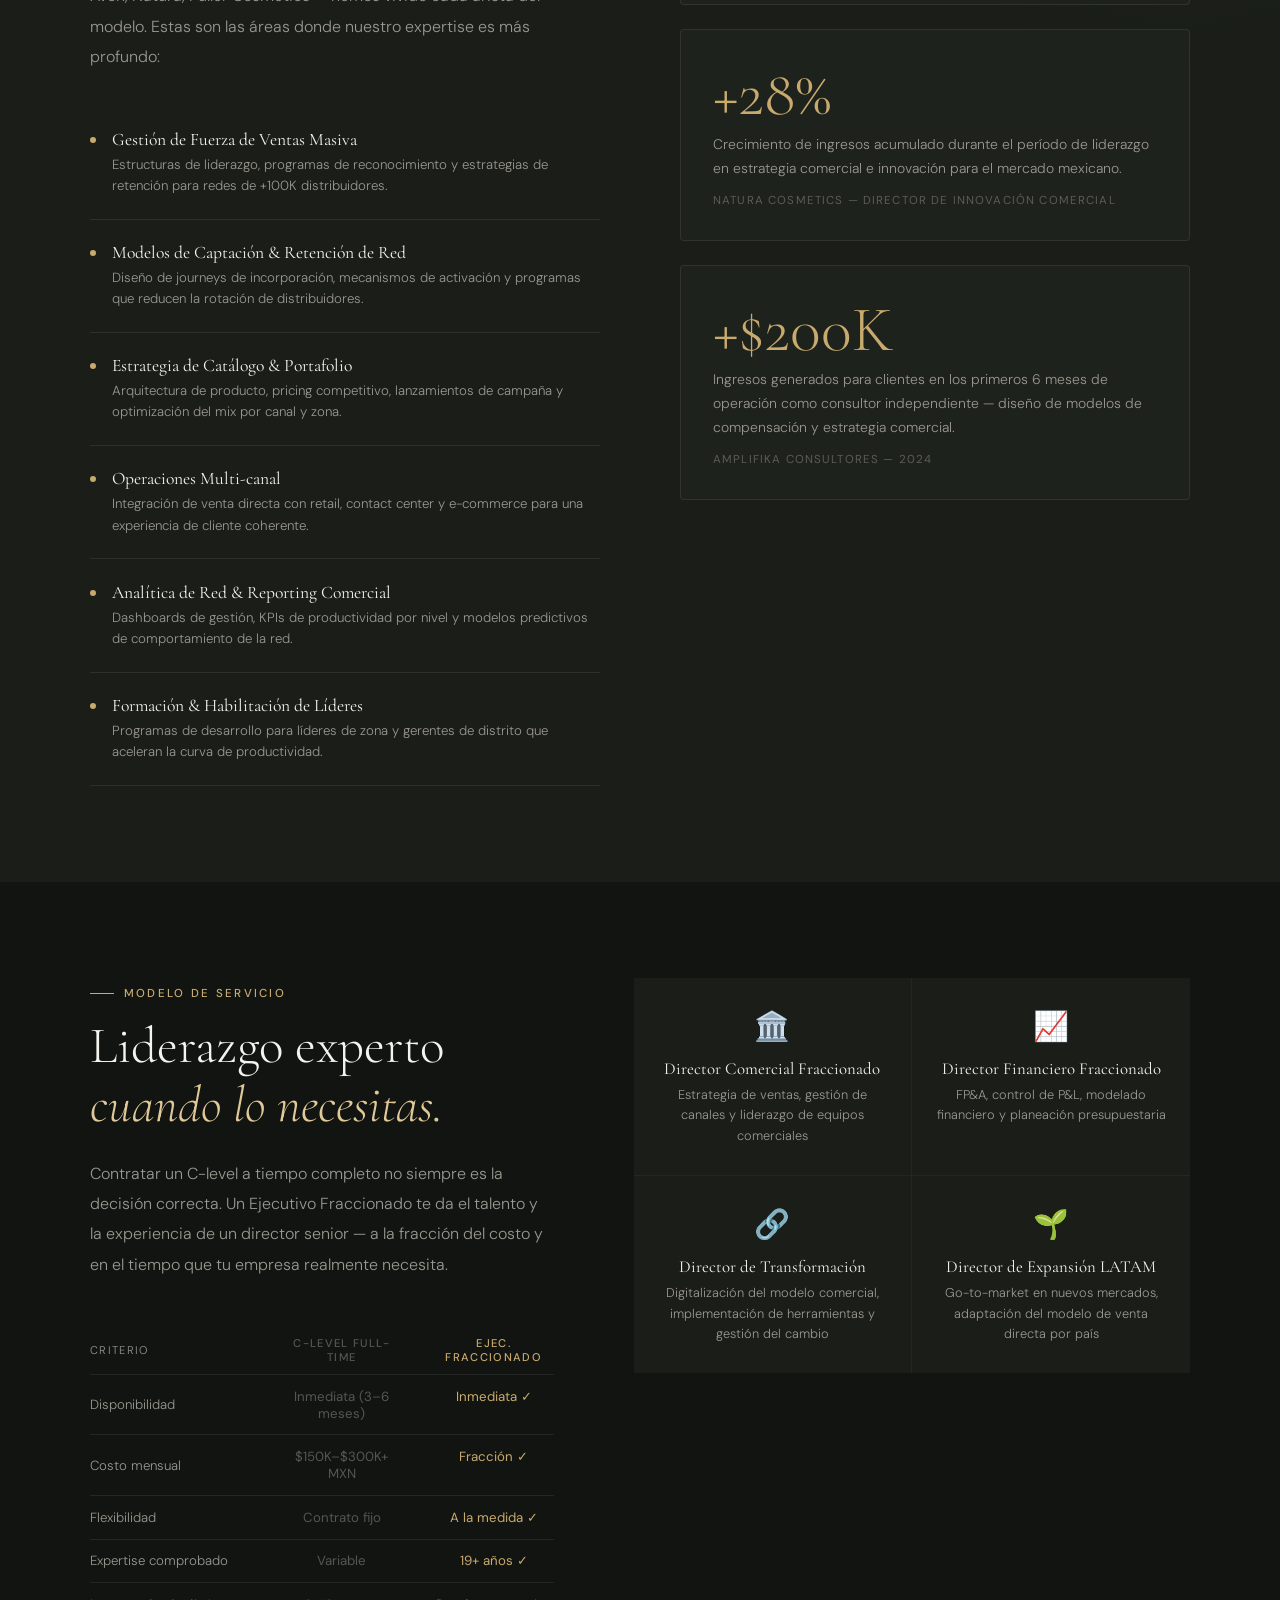
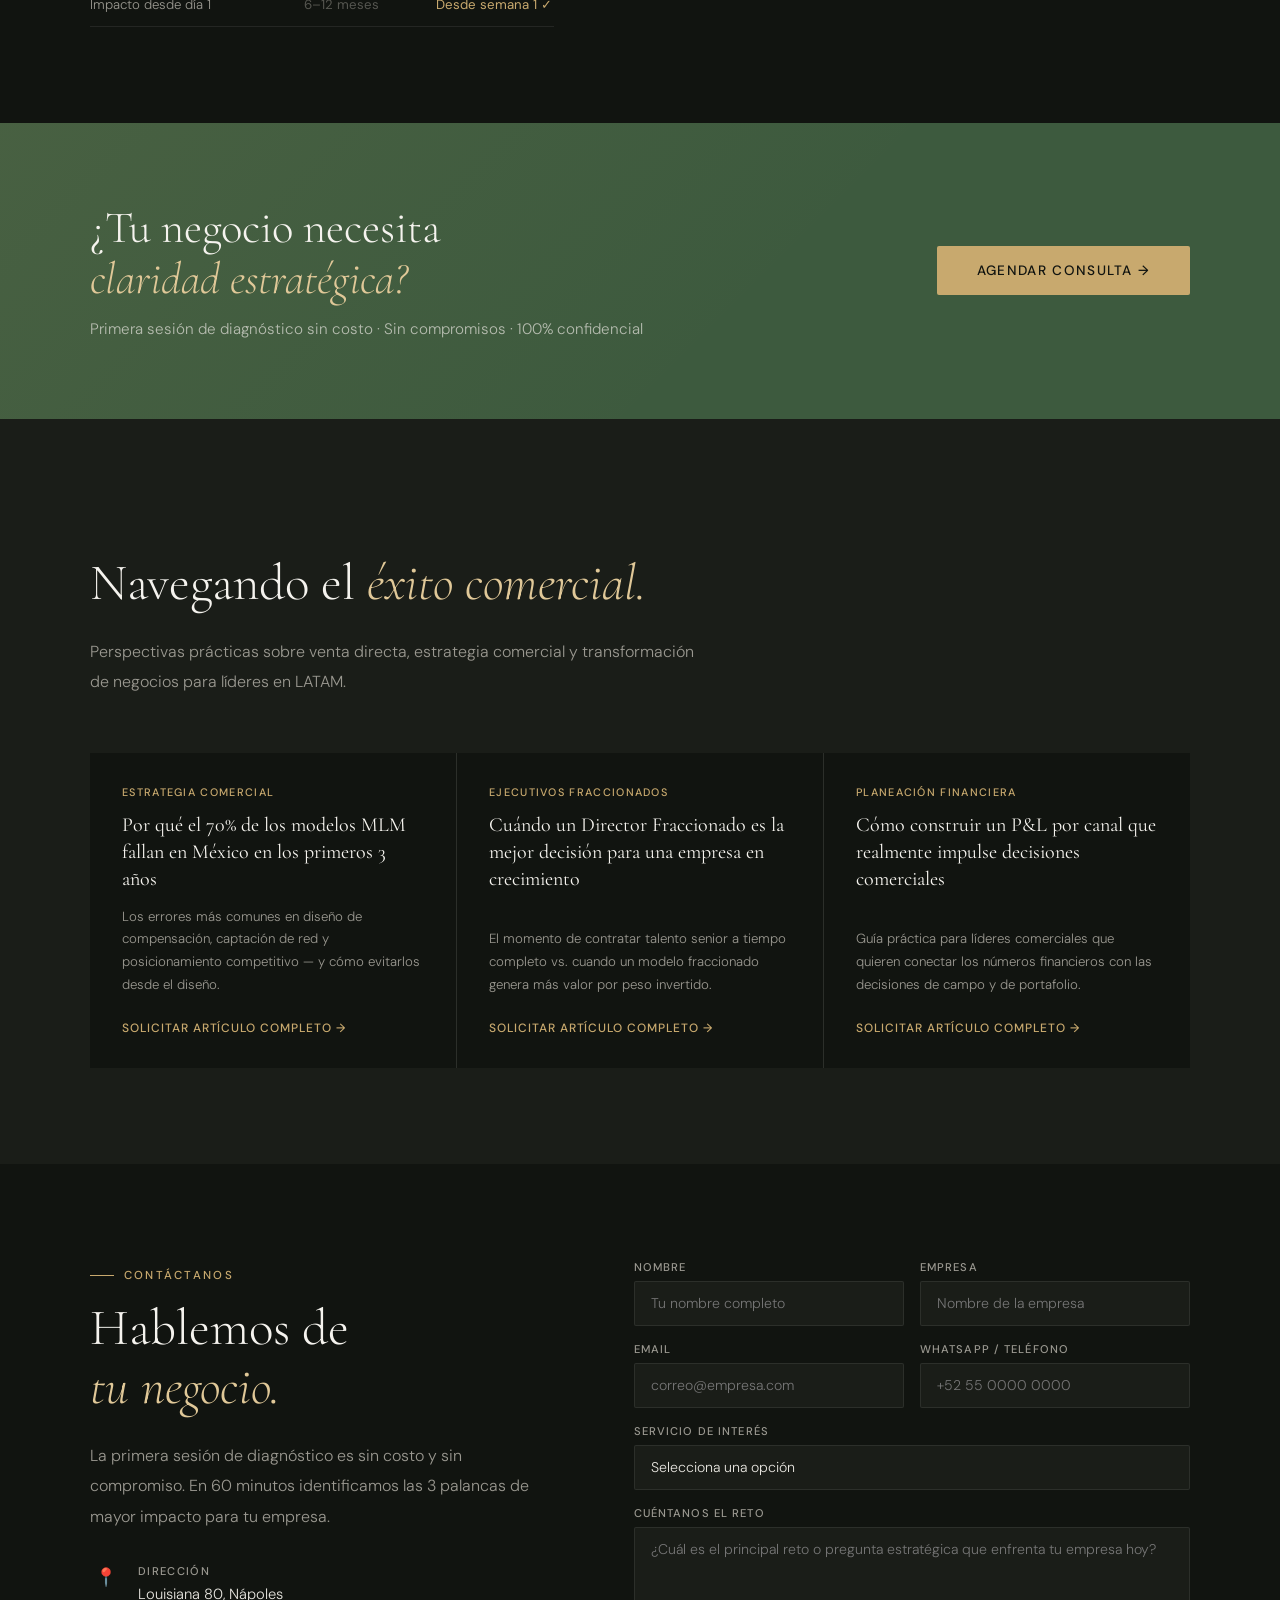
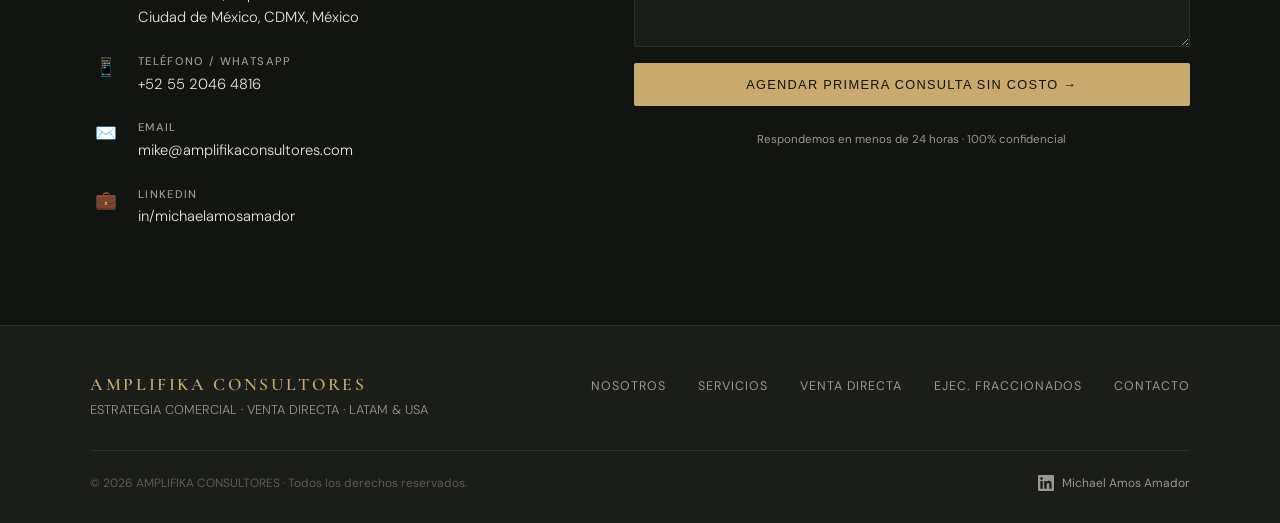
<file: amplifikaconsultores.html>
<!DOCTYPE html>
<html lang="es">
<head>
<meta charset="UTF-8">
<meta name="viewport" content="width=device-width, initial-scale=1.0">
<meta name="description" content="AMPLIFIKA CONSULTORES — Estrategia Comercial, Ejecutivos Fraccionados y Planeación Financiera para empresas de Venta Directa en LATAM y USA.">
<meta name="author" content="AMPLIFIKA CONSULTORES">
<title>AMPLIFIKA CONSULTORES</title>
<link rel="preconnect" href="https://fonts.googleapis.com">
<link rel="preconnect" href="https://fonts.gstatic.com" crossorigin>
<link href="https://fonts.googleapis.com/css2?family=Cormorant+Garamond:ital,wght@0,300;0,400;0,600;1,300;1,400&family=DM+Sans:wght@300;400;500&display=swap" rel="stylesheet">
<style>
  :root {
    --dark: #111410;
    --dark2: #1a1d18;
    --card: #1e221c;
    --border: rgba(255,255,255,0.08);
    --gold: #c8a96e;
    --gold-light: #e0c898;
    --text: #e8e6e0;
    --text-muted: #9a9890;
    --white: #f5f3ee;
    --accent-green: #3d5a3e;
  }

  * { margin: 0; padding: 0; box-sizing: border-box; }

  html { scroll-behavior: smooth; }

  body {
    font-family: 'DM Sans', sans-serif;
    background: var(--dark);
    color: var(--text);
    overflow-x: hidden;
  }

  /* ── NAV ── */
  nav {
    position: fixed;
    top: 0; left: 0; right: 0;
    z-index: 100;
    padding: 0 5%;
    display: flex;
    align-items: center;
    justify-content: space-between;
    height: 70px;
    transition: background 0.4s, border-bottom 0.4s;
  }

  nav.scrolled {
    background: rgba(17,20,16,0.96);
    backdrop-filter: blur(12px);
    border-bottom: 1px solid var(--border);
  }

  .nav-logo {
    font-family: 'Cormorant Garamond', serif;
    font-size: 1.15rem;
    font-weight: 600;
    letter-spacing: 0.15em;
    color: var(--gold);
    text-decoration: none;
    text-transform: uppercase;
  }

  .nav-links {
    display: flex;
    gap: 2.5rem;
    list-style: none;
  }

  .nav-links a {
    color: var(--text-muted);
    text-decoration: none;
    font-size: 0.78rem;
    font-weight: 500;
    letter-spacing: 0.1em;
    text-transform: uppercase;
    transition: color 0.2s;
  }

  .nav-links a:hover { color: var(--gold); }

  .nav-cta {
    background: transparent;
    border: 1px solid var(--gold);
    color: var(--gold) !important;
    padding: 0.5rem 1.2rem;
    border-radius: 2px;
    transition: background 0.2s, color 0.2s !important;
  }

  .nav-cta:hover {
    background: var(--gold) !important;
    color: var(--dark) !important;
  }

  .hamburger {
    display: none;
    flex-direction: column;
    gap: 5px;
    cursor: pointer;
    background: none;
    border: none;
    padding: 4px;
  }

  .hamburger span {
    display: block;
    width: 24px;
    height: 1.5px;
    background: var(--text);
    transition: all 0.3s;
  }

  .mobile-menu {
    display: none;
    position: fixed;
    top: 70px; left: 0; right: 0;
    background: rgba(17,20,16,0.98);
    backdrop-filter: blur(16px);
    padding: 2rem 5%;
    border-bottom: 1px solid var(--border);
    z-index: 99;
  }

  .mobile-menu.open { display: block; }

  .mobile-menu a {
    display: block;
    color: var(--text-muted);
    text-decoration: none;
    font-size: 0.85rem;
    letter-spacing: 0.12em;
    text-transform: uppercase;
    padding: 0.9rem 0;
    border-bottom: 1px solid var(--border);
    transition: color 0.2s;
  }

  .mobile-menu a:hover { color: var(--gold); }

  /* ── HERO ── */
  #hero {
    min-height: 100vh;
    display: flex;
    align-items: center;
    position: relative;
    overflow: hidden;
    padding: 120px 5% 80px;
  }

  .hero-bg {
    position: absolute;
    inset: 0;
    background:
      radial-gradient(ellipse 80% 60% at 60% 40%, rgba(61,90,62,0.18) 0%, transparent 70%),
      radial-gradient(ellipse 40% 40% at 85% 80%, rgba(200,169,110,0.08) 0%, transparent 60%);
  }

  .hero-grid {
    position: absolute;
    inset: 0;
    background-image:
      linear-gradient(rgba(255,255,255,0.025) 1px, transparent 1px),
      linear-gradient(90deg, rgba(255,255,255,0.025) 1px, transparent 1px);
    background-size: 60px 60px;
  }

  .hero-content {
    position: relative;
    max-width: 1100px;
    margin: 0 auto;
    width: 100%;
  }

  .hero-tag {
    display: inline-flex;
    align-items: center;
    gap: 0.6rem;
    font-size: 0.72rem;
    font-weight: 500;
    letter-spacing: 0.2em;
    text-transform: uppercase;
    color: var(--gold);
    margin-bottom: 2rem;
    opacity: 0;
    animation: fadeUp 0.8s 0.2s forwards;
  }

  .hero-tag::before {
    content: '';
    display: block;
    width: 30px;
    height: 1px;
    background: var(--gold);
  }

  h1 {
    font-family: 'Cormorant Garamond', serif;
    font-size: clamp(3rem, 7vw, 6.5rem);
    font-weight: 300;
    line-height: 1.05;
    color: var(--white);
    margin-bottom: 1.8rem;
    opacity: 0;
    animation: fadeUp 0.9s 0.4s forwards;
  }

  h1 em {
    font-style: italic;
    color: var(--gold-light);
  }

  .hero-desc {
    max-width: 560px;
    font-size: 1rem;
    font-weight: 300;
    color: var(--text-muted);
    line-height: 1.8;
    margin-bottom: 3rem;
    opacity: 0;
    animation: fadeUp 0.9s 0.6s forwards;
  }

  .hero-actions {
    display: flex;
    gap: 1rem;
    flex-wrap: wrap;
    opacity: 0;
    animation: fadeUp 0.9s 0.8s forwards;
  }

  .btn-primary {
    display: inline-flex;
    align-items: center;
    gap: 0.5rem;
    background: var(--gold);
    color: var(--dark);
    padding: 0.9rem 2rem;
    font-size: 0.8rem;
    font-weight: 500;
    letter-spacing: 0.1em;
    text-transform: uppercase;
    text-decoration: none;
    border-radius: 2px;
    transition: background 0.2s, transform 0.2s;
  }

  .btn-primary:hover {
    background: var(--gold-light);
    transform: translateY(-2px);
  }

  .btn-ghost {
    display: inline-flex;
    align-items: center;
    gap: 0.5rem;
    background: transparent;
    color: var(--text-muted);
    padding: 0.9rem 2rem;
    font-size: 0.8rem;
    font-weight: 500;
    letter-spacing: 0.1em;
    text-transform: uppercase;
    text-decoration: none;
    border: 1px solid var(--border);
    border-radius: 2px;
    transition: border-color 0.2s, color 0.2s, transform 0.2s;
  }

  .btn-ghost:hover {
    border-color: var(--gold);
    color: var(--gold);
    transform: translateY(-2px);
  }

  /* STATS BAR */
  .stats-bar {
    margin-top: 5rem;
    display: grid;
    grid-template-columns: repeat(4, 1fr);
    gap: 1px;
    background: var(--border);
    border: 1px solid var(--border);
    border-radius: 4px;
    overflow: hidden;
    opacity: 0;
    animation: fadeUp 0.9s 1s forwards;
  }

  .stat-item {
    background: var(--dark2);
    padding: 1.5rem 1.2rem;
    text-align: center;
  }

  .stat-num {
    font-family: 'Cormorant Garamond', serif;
    font-size: 2.4rem;
    font-weight: 300;
    color: var(--gold);
    line-height: 1;
    display: block;
  }

  .stat-label {
    font-size: 0.72rem;
    font-weight: 400;
    letter-spacing: 0.08em;
    color: var(--text-muted);
    margin-top: 0.4rem;
    display: block;
    text-transform: uppercase;
  }

  /* ── SECTIONS ── */
  section {
    padding: 6rem 5%;
  }

  .section-inner {
    max-width: 1100px;
    margin: 0 auto;
  }

  .section-label {
    display: inline-flex;
    align-items: center;
    gap: 0.6rem;
    font-size: 0.72rem;
    font-weight: 500;
    letter-spacing: 0.2em;
    text-transform: uppercase;
    color: var(--gold);
    margin-bottom: 1rem;
  }

  .section-label::before {
    content: '';
    display: block;
    width: 24px;
    height: 1px;
    background: var(--gold);
  }

  h2 {
    font-family: 'Cormorant Garamond', serif;
    font-size: clamp(2.2rem, 4vw, 3.5rem);
    font-weight: 300;
    color: var(--white);
    line-height: 1.15;
    margin-bottom: 1.5rem;
  }

  h2 em { font-style: italic; color: var(--gold-light); }

  .section-intro {
    font-size: 1rem;
    font-weight: 300;
    color: var(--text-muted);
    line-height: 1.9;
    max-width: 620px;
    margin-bottom: 3.5rem;
  }

  /* ── NOSOTROS ── */
  #nosotros { background: var(--dark2); }

  .nosotros-grid {
    display: grid;
    grid-template-columns: 1fr 1fr;
    gap: 5rem;
    align-items: start;
  }

  .nosotros-left h2 { margin-bottom: 1.5rem; }

  .nosotros-left p {
    font-size: 0.95rem;
    font-weight: 300;
    color: var(--text-muted);
    line-height: 1.9;
    margin-bottom: 1.5rem;
  }

  .nosotros-right {
    display: flex;
    flex-direction: column;
    gap: 1px;
    background: var(--border);
  }

  .pillar {
    background: var(--card);
    padding: 1.8rem;
    display: flex;
    gap: 1.2rem;
    transition: background 0.2s;
  }

  .pillar:hover { background: #242820; }

  .pillar-icon {
    font-size: 1.4rem;
    flex-shrink: 0;
    width: 2rem;
    text-align: center;
    margin-top: 2px;
  }

  .pillar h4 {
    font-family: 'Cormorant Garamond', serif;
    font-size: 1.15rem;
    font-weight: 400;
    color: var(--white);
    margin-bottom: 0.4rem;
  }

  .pillar p {
    font-size: 0.85rem;
    font-weight: 300;
    color: var(--text-muted);
    line-height: 1.7;
  }

  .brands-row {
    display: flex;
    flex-wrap: wrap;
    gap: 0.5rem;
    margin-top: 2rem;
  }

  .brand-chip {
    font-size: 0.72rem;
    font-weight: 500;
    letter-spacing: 0.1em;
    text-transform: uppercase;
    padding: 0.4rem 0.8rem;
    border: 1px solid var(--border);
    border-radius: 2px;
    color: var(--text-muted);
  }

  /* ── SERVICIOS ── */
  #servicios { background: var(--dark); }

  .servicios-grid {
    display: grid;
    grid-template-columns: repeat(2, 1fr);
    gap: 1px;
    background: var(--border);
    border: 1px solid var(--border);
  }

  .servicio-card {
    background: var(--dark2);
    padding: 2.5rem;
    position: relative;
    overflow: hidden;
    transition: background 0.3s;
  }

  .servicio-card::before {
    content: '';
    position: absolute;
    top: 0; left: 0;
    width: 100%;
    height: 2px;
    background: var(--gold);
    transform: scaleX(0);
    transform-origin: left;
    transition: transform 0.3s;
  }

  .servicio-card:hover { background: var(--card); }
  .servicio-card:hover::before { transform: scaleX(1); }

  .servicio-num {
    font-family: 'Cormorant Garamond', serif;
    font-size: 3.5rem;
    font-weight: 300;
    color: rgba(200,169,110,0.12);
    line-height: 1;
    position: absolute;
    top: 1.5rem;
    right: 2rem;
  }

  .servicio-icon {
    font-size: 1.6rem;
    margin-bottom: 1.2rem;
  }

  .servicio-card h3 {
    font-family: 'Cormorant Garamond', serif;
    font-size: 1.5rem;
    font-weight: 400;
    color: var(--white);
    margin-bottom: 0.8rem;
  }

  .servicio-card p {
    font-size: 0.87rem;
    font-weight: 300;
    color: var(--text-muted);
    line-height: 1.8;
    margin-bottom: 1.5rem;
  }

  .servicio-tags {
    display: flex;
    flex-wrap: wrap;
    gap: 0.4rem;
  }

  .tag {
    font-size: 0.68rem;
    font-weight: 500;
    letter-spacing: 0.08em;
    text-transform: uppercase;
    padding: 0.3rem 0.6rem;
    background: rgba(200,169,110,0.08);
    border: 1px solid rgba(200,169,110,0.15);
    color: var(--gold);
    border-radius: 2px;
  }

  /* ── VENTA DIRECTA ── */
  #venta-directa {
    background: var(--dark2);
    position: relative;
    overflow: hidden;
  }

  #venta-directa::before {
    content: '';
    position: absolute;
    top: -200px; right: -200px;
    width: 600px;
    height: 600px;
    background: radial-gradient(circle, rgba(61,90,62,0.12) 0%, transparent 70%);
    pointer-events: none;
  }

  .vd-grid {
    display: grid;
    grid-template-columns: 1fr 1fr;
    gap: 5rem;
    align-items: start;
  }

  .vd-expertise {
    display: flex;
    flex-direction: column;
    gap: 0px;
  }

  .vd-item {
    display: flex;
    align-items: flex-start;
    gap: 1rem;
    padding: 1.4rem 0;
    border-bottom: 1px solid var(--border);
    transition: padding-left 0.2s;
  }

  .vd-item:hover { padding-left: 0.5rem; }

  .vd-item:first-child { padding-top: 0; }

  .vd-dot {
    width: 6px;
    height: 6px;
    background: var(--gold);
    border-radius: 50%;
    flex-shrink: 0;
    margin-top: 0.5rem;
  }

  .vd-item h4 {
    font-family: 'Cormorant Garamond', serif;
    font-size: 1.1rem;
    font-weight: 400;
    color: var(--white);
    margin-bottom: 0.25rem;
  }

  .vd-item p {
    font-size: 0.83rem;
    font-weight: 300;
    color: var(--text-muted);
    line-height: 1.6;
  }

  .vd-right {
    position: relative;
  }

  .highlight-card {
    background: var(--card);
    border: 1px solid var(--border);
    border-radius: 4px;
    padding: 2rem;
    margin-bottom: 1.5rem;
  }

  .highlight-card .big-num {
    font-family: 'Cormorant Garamond', serif;
    font-size: 4rem;
    font-weight: 300;
    color: var(--gold);
    line-height: 1;
    display: block;
    margin-bottom: 0.4rem;
  }

  .highlight-card p {
    font-size: 0.87rem;
    font-weight: 300;
    color: var(--text-muted);
    line-height: 1.7;
  }

  .highlight-card .source {
    font-size: 0.72rem;
    letter-spacing: 0.1em;
    text-transform: uppercase;
    color: rgba(154,152,144,0.5);
    margin-top: 0.8rem;
    display: block;
  }

  /* ── EJECUTIVOS FRACCIONADOS ── */
  #fraccionados {
    background: var(--dark);
  }

  .frac-grid {
    display: grid;
    grid-template-columns: 1fr 1.2fr;
    gap: 5rem;
    align-items: start;
  }

  .frac-cards {
    display: grid;
    grid-template-columns: 1fr 1fr;
    gap: 1px;
    background: var(--border);
  }

  .frac-card {
    background: var(--dark2);
    padding: 1.8rem 1.4rem;
    text-align: center;
  }

  .frac-card .frac-icon {
    font-size: 1.8rem;
    margin-bottom: 0.8rem;
    display: block;
  }

  .frac-card h4 {
    font-family: 'Cormorant Garamond', serif;
    font-size: 1.05rem;
    font-weight: 400;
    color: var(--white);
    margin-bottom: 0.4rem;
  }

  .frac-card p {
    font-size: 0.8rem;
    font-weight: 300;
    color: var(--text-muted);
    line-height: 1.6;
  }

  .frac-left .section-intro {
    max-width: 100%;
  }

  .frac-comparison {
    margin-top: 2rem;
  }

  .comp-row {
    display: flex;
    align-items: center;
    padding: 0.8rem 0;
    border-bottom: 1px solid var(--border);
    font-size: 0.83rem;
  }

  .comp-label {
    flex: 1;
    color: var(--text-muted);
    font-weight: 300;
  }

  .comp-val {
    display: flex;
    gap: 2rem;
  }

  .comp-val span:first-child { color: rgba(154,152,144,0.5); width: 120px; text-align: center; }
  .comp-val span:last-child { color: var(--gold); width: 120px; text-align: center; }

  .comp-header {
    display: flex;
    align-items: center;
    padding-bottom: 0.6rem;
    border-bottom: 1px solid var(--border);
    font-size: 0.7rem;
    font-weight: 500;
    letter-spacing: 0.12em;
    text-transform: uppercase;
    color: var(--text-muted);
  }

  .comp-header .comp-label { flex: 1; }

  /* ── CTA BANNER ── */
  #cta {
    background: var(--accent-green);
    padding: 5rem 5%;
    position: relative;
    overflow: hidden;
  }

  #cta::before {
    content: '';
    position: absolute;
    inset: 0;
    background: linear-gradient(135deg, rgba(200,169,110,0.08) 0%, transparent 60%);
  }

  .cta-inner {
    max-width: 1100px;
    margin: 0 auto;
    display: flex;
    align-items: center;
    justify-content: space-between;
    gap: 3rem;
    position: relative;
  }

  .cta-text h2 {
    font-size: clamp(1.8rem, 3.5vw, 2.8rem);
    margin-bottom: 0.8rem;
  }

  .cta-text p {
    font-size: 0.95rem;
    font-weight: 300;
    color: rgba(232,230,224,0.7);
  }

  /* ── BLOG ── */
  #blog { background: var(--dark2); }

  .blog-grid {
    display: grid;
    grid-template-columns: repeat(3, 1fr);
    gap: 1px;
    background: var(--border);
  }

  .blog-card {
    background: var(--dark);
    padding: 2rem;
    display: flex;
    flex-direction: column;
    transition: background 0.2s;
  }

  .blog-card:hover { background: var(--card); }

  .blog-tag {
    font-size: 0.68rem;
    font-weight: 500;
    letter-spacing: 0.12em;
    text-transform: uppercase;
    color: var(--gold);
    margin-bottom: 0.8rem;
    display: block;
  }

  .blog-card h3 {
    font-family: 'Cormorant Garamond', serif;
    font-size: 1.25rem;
    font-weight: 400;
    color: var(--white);
    line-height: 1.35;
    margin-bottom: 0.8rem;
    flex: 1;
  }

  .blog-card p {
    font-size: 0.83rem;
    font-weight: 300;
    color: var(--text-muted);
    line-height: 1.7;
    margin-bottom: 1.5rem;
  }

  .blog-link {
    font-size: 0.75rem;
    font-weight: 500;
    letter-spacing: 0.08em;
    text-transform: uppercase;
    color: var(--gold);
    text-decoration: none;
    display: inline-flex;
    align-items: center;
    gap: 0.4rem;
    transition: gap 0.2s;
  }

  .blog-link:hover { gap: 0.8rem; }

  /* ── CONTACTO ── */
  #contacto { background: var(--dark); }

  .contacto-grid {
    display: grid;
    grid-template-columns: 1fr 1.2fr;
    gap: 5rem;
    align-items: start;
  }

  .contact-details {
    display: flex;
    flex-direction: column;
    gap: 1.5rem;
    margin-top: 2rem;
  }

  .contact-item {
    display: flex;
    gap: 1rem;
    align-items: flex-start;
  }

  .contact-item .ci-icon {
    font-size: 1.1rem;
    flex-shrink: 0;
    width: 2rem;
    text-align: center;
    color: var(--gold);
    margin-top: 2px;
  }

  .contact-item h5 {
    font-size: 0.7rem;
    font-weight: 500;
    letter-spacing: 0.12em;
    text-transform: uppercase;
    color: var(--text-muted);
    margin-bottom: 0.3rem;
  }

  .contact-item p, .contact-item a {
    font-size: 0.92rem;
    font-weight: 300;
    color: var(--text);
    text-decoration: none;
    transition: color 0.2s;
    line-height: 1.6;
  }

  .contact-item a:hover { color: var(--gold); }

  .contact-form {
    display: flex;
    flex-direction: column;
    gap: 1rem;
  }

  .form-row {
    display: grid;
    grid-template-columns: 1fr 1fr;
    gap: 1rem;
  }

  .form-group {
    display: flex;
    flex-direction: column;
    gap: 0.4rem;
  }

  .form-group label {
    font-size: 0.7rem;
    font-weight: 500;
    letter-spacing: 0.1em;
    text-transform: uppercase;
    color: var(--text-muted);
  }

  .form-group input,
  .form-group select,
  .form-group textarea {
    background: var(--dark2);
    border: 1px solid var(--border);
    color: var(--text);
    padding: 0.8rem 1rem;
    font-family: 'DM Sans', sans-serif;
    font-size: 0.88rem;
    font-weight: 300;
    border-radius: 2px;
    outline: none;
    transition: border-color 0.2s;
    -webkit-appearance: none;
  }

  .form-group input:focus,
  .form-group select:focus,
  .form-group textarea:focus {
    border-color: var(--gold);
  }

  .form-group textarea {
    resize: vertical;
    min-height: 120px;
  }

  .form-group select option {
    background: var(--dark2);
  }

  /* ── FOOTER ── */
  footer {
    background: var(--dark2);
    border-top: 1px solid var(--border);
    padding: 3rem 5% 2rem;
  }

  .footer-inner {
    max-width: 1100px;
    margin: 0 auto;
  }

  .footer-top {
    display: flex;
    justify-content: space-between;
    align-items: flex-start;
    padding-bottom: 2rem;
    border-bottom: 1px solid var(--border);
    margin-bottom: 1.5rem;
  }

  .footer-brand {
    font-family: 'Cormorant Garamond', serif;
    font-size: 1.1rem;
    font-weight: 600;
    letter-spacing: 0.15em;
    color: var(--gold);
    text-transform: uppercase;
  }

  .footer-brand p {
    font-family: 'DM Sans', sans-serif;
    font-size: 0.8rem;
    font-weight: 300;
    color: var(--text-muted);
    margin-top: 0.4rem;
    letter-spacing: 0;
  }

  .footer-nav {
    display: flex;
    gap: 2rem;
    list-style: none;
  }

  .footer-nav a {
    color: var(--text-muted);
    text-decoration: none;
    font-size: 0.78rem;
    letter-spacing: 0.08em;
    text-transform: uppercase;
    transition: color 0.2s;
  }

  .footer-nav a:hover { color: var(--gold); }

  .footer-bottom {
    display: flex;
    justify-content: space-between;
    align-items: center;
  }

  .footer-copy {
    font-size: 0.75rem;
    color: rgba(154,152,144,0.5);
  }

  .footer-linkedin {
    display: flex;
    align-items: center;
    gap: 0.5rem;
    font-size: 0.75rem;
    color: var(--text-muted);
    text-decoration: none;
    transition: color 0.2s;
  }

  .footer-linkedin:hover { color: var(--gold); }

  /* ── DIVIDER ── */
  .divider {
    height: 1px;
    background: var(--border);
    margin: 0;
  }

  /* ── ANIMATIONS ── */
  @keyframes fadeUp {
    from { opacity: 0; transform: translateY(24px); }
    to   { opacity: 1; transform: translateY(0); }
  }

  .reveal {
    opacity: 0;
    transform: translateY(30px);
    transition: opacity 0.7s ease, transform 0.7s ease;
  }

  .reveal.visible {
    opacity: 1;
    transform: translateY(0);
  }

  /* ── RESPONSIVE ── */
  @media (max-width: 900px) {
    .nav-links { display: none; }
    .hamburger { display: flex; }
    .stats-bar { grid-template-columns: repeat(2, 1fr); }
    .nosotros-grid,
    .vd-grid,
    .frac-grid,
    .contacto-grid { grid-template-columns: 1fr; gap: 3rem; }
    .servicios-grid { grid-template-columns: 1fr; }
    .blog-grid { grid-template-columns: 1fr; }
    .cta-inner { flex-direction: column; text-align: center; }
    .frac-cards { grid-template-columns: 1fr 1fr; }
    .form-row { grid-template-columns: 1fr; }
    .footer-top { flex-direction: column; gap: 1.5rem; }
    .footer-nav { flex-wrap: wrap; gap: 1rem; }
    .footer-bottom { flex-direction: column; gap: 0.8rem; text-align: center; }
  }

  @media (max-width: 500px) {
    .stats-bar { grid-template-columns: 1fr 1fr; }
    .frac-cards { grid-template-columns: 1fr; }
    h1 { font-size: 2.8rem; }
  }
</style>
</head>
<body>

<!-- ── NAV ── -->
<nav id="navbar">
  <a href="#hero" class="nav-logo">Amplifika</a>
  <ul class="nav-links">
    <li><a href="#nosotros">Nosotros</a></li>
    <li><a href="#servicios">Servicios</a></li>
    <li><a href="#venta-directa">Venta Directa</a></li>
    <li><a href="#fraccionados">Ejecutivos Frac.</a></li>
    <li><a href="#blog">Insights</a></li>
    <li><a href="#contacto" class="nav-cta">Primera Consulta</a></li>
  </ul>
  <button class="hamburger" id="hamburger" aria-label="Menú">
    <span></span><span></span><span></span>
  </button>
</nav>

<div class="mobile-menu" id="mobileMenu">
  <a href="#nosotros" onclick="closeMobile()">Nosotros</a>
  <a href="#servicios" onclick="closeMobile()">Servicios</a>
  <a href="#venta-directa" onclick="closeMobile()">Venta Directa</a>
  <a href="#fraccionados" onclick="closeMobile()">Ejecutivos Fraccionados</a>
  <a href="#blog" onclick="closeMobile()">Insights</a>
  <a href="#contacto" onclick="closeMobile()">Primera Consulta Sin Costo →</a>
</div>

<!-- ── HERO ── -->
<section id="hero">
  <div class="hero-bg"></div>
  <div class="hero-grid"></div>
  <div class="hero-content">
    <div class="hero-tag">Estrategia Comercial · LATAM & USA</div>
    <h1>Decisiones<br>que <em>amplifican</em><br>tu negocio.</h1>
    <p class="hero-desc">Consultoría de alto nivel en estrategia comercial, planeación financiera y ejecución para empresas de venta directa y retail. Más de 19 años de experiencia en mercados de México, LATAM y USA.</p>
    <div class="hero-actions">
      <a href="#contacto" class="btn-primary">Primera consulta sin costo →</a>
      <a href="#servicios" class="btn-ghost">Ver servicios</a>
    </div>
    <div class="stats-bar">
      <div class="stat-item">
        <span class="stat-num">19+</span>
        <span class="stat-label">Años de experiencia</span>
      </div>
      <div class="stat-item">
        <span class="stat-num">450K</span>
        <span class="stat-label">Distribuidores gestionados</span>
      </div>
      <div class="stat-item">
        <span class="stat-num">$100M+</span>
        <span class="stat-label">P&L bajo gestión</span>
      </div>
      <div class="stat-item">
        <span class="stat-num">+28%</span>
        <span class="stat-label">Crecimiento acumulado</span>
      </div>
    </div>
  </div>
</section>

<!-- ── NOSOTROS ── -->
<section id="nosotros">
  <div class="section-inner">
    <div class="nosotros-grid">
      <div class="nosotros-left reveal">
        <div class="section-label">Sobre Amplifika</div>
        <h2>Tu socio estratégico<br>en <em>venta directa.</em></h2>
        <p>Somos una firma de consultoría especializada en empresas de venta directa, retail y modelos de distribución en red. Ayudamos a líderes y organizaciones a tomar decisiones estratégicas claras en entornos complejos y cambiantes.</p>
        <p>Nuestro diferenciador es simple: entendemos el negocio desde adentro. Hemos dirigido operaciones con cientos de miles de distribuidores, gestionado P&Ls de $100M+ y liderado transformaciones comerciales en los mercados más competitivos de LATAM.</p>
        <p>No enviamos frameworks genéricos. Llevamos experiencia probada directamente a tu mesa de decisiones.</p>
        <div class="brands-row">
          <span class="brand-chip">Avon</span>
          <span class="brand-chip">Natura</span>
          <span class="brand-chip">Fuller Cosmetics</span>
          <span class="brand-chip">ANDREA</span>
          <span class="brand-chip">Pfizer</span>
          <span class="brand-chip">Coca-Cola FEMSA</span>
        </div>
      </div>
      <div class="nosotros-right reveal">
        <div class="pillar">
          <div class="pillar-icon">⚡</div>
          <div>
            <h4>Claridad estratégica inmediata</h4>
            <p>Diagnóstico rápido de tu modelo comercial. Sin rodeos: identificamos las palancas de crecimiento y los cuellos de botella que frenan tu P&L.</p>
          </div>
        </div>
        <div class="pillar">
          <div class="pillar-icon">📊</div>
          <div>
            <h4>Decisiones basadas en datos</h4>
            <p>Análisis financiero, benchmarking competitivo y modelos de proyección para que cada decisión esté respaldada por evidencia, no por intuición.</p>
          </div>
        </div>
        <div class="pillar">
          <div class="pillar-icon">🚀</div>
          <div>
            <h4>Ejecución que genera resultados</h4>
            <p>No solo estrategia en papel. Acompañamos la implementación, formamos equipos y medimos el impacto real en ventas, red y rentabilidad.</p>
          </div>
        </div>
        <div class="pillar">
          <div class="pillar-icon">🌎</div>
          <div>
            <h4>Visión LATAM & USA</h4>
            <p>Experiencia directa en México, Norte LATAM y mercados hispanos de USA. Conocemos las particularidades regulatorias, culturales y competitivas de cada mercado.</p>
          </div>
        </div>
      </div>
    </div>
  </div>
</section>

<!-- ── SERVICIOS ── -->
<section id="servicios">
  <div class="section-inner">
    <div class="section-label reveal">Nuestros servicios</div>
    <h2 class="reveal">Lo que hacemos <em>mejor.</em></h2>
    <p class="section-intro reveal">Cuatro líneas de servicio diseñadas para los retos reales de empresas en crecimiento — desde la estrategia hasta la ejecución en campo.</p>
    <div class="servicios-grid reveal">

      <div class="servicio-card">
        <span class="servicio-num">01</span>
        <div class="servicio-icon">🧭</div>
        <h3>Estrategia Comercial & Go-to-Market</h3>
        <p>Diseño de modelos de negocio, estrategias de penetración de mercado y planes de expansión para empresas de venta directa y retail. Desde el diagnóstico hasta el plan de acción ejecutable con métricas de seguimiento.</p>
        <div class="servicio-tags">
          <span class="tag">Modelo de negocio</span>
          <span class="tag">Expansión de mercado</span>
          <span class="tag">Segmentación</span>
          <span class="tag">Pricing</span>
        </div>
      </div>

      <div class="servicio-card">
        <span class="servicio-num">02</span>
        <div class="servicio-icon">💰</div>
        <h3>Planeación Financiera & Control de P&L</h3>
        <p>Planeación presupuestaria, análisis de rentabilidad por canal, diseño de incentivos económicos y gestión de P&L. Transformamos la información financiera en decisiones comerciales accionables.</p>
        <div class="servicio-tags">
          <span class="tag">Presupuesto</span>
          <span class="tag">P&L management</span>
          <span class="tag">FP&A</span>
          <span class="tag">Incentivos económicos</span>
        </div>
      </div>

      <div class="servicio-card">
        <span class="servicio-num">03</span>
        <div class="servicio-icon">🔄</div>
        <h3>Transformación Digital Comercial</h3>
        <p>Incorporación de habilitadores digitales al modelo de venta directa: herramientas de gestión de fuerza de ventas, analítica de red, automatización de incentivos y digitalización de procesos comerciales.</p>
        <div class="servicio-tags">
          <span class="tag">Digital enablers</span>
          <span class="tag">Automatización</span>
          <span class="tag">Analytics</span>
          <span class="tag">CRM</span>
        </div>
      </div>

      <div class="servicio-card">
        <span class="servicio-num">04</span>
        <div class="servicio-icon">🎯</div>
        <h3>Diseño de Compensación & Modelos MLM</h3>
        <p>Diseño y optimización de planes de compensación, estructuras de incentivos y modelos de red para empresas de venta directa, MLM y marcas de wellness, belleza o financieras.</p>
        <div class="servicio-tags">
          <span class="tag">Plan de compensación</span>
          <span class="tag">MLM design</span>
          <span class="tag">Incentivos de campo</span>
          <span class="tag">Modelo de afiliados</span>
        </div>
      </div>

    </div>
  </div>
</section>

<!-- ── VENTA DIRECTA ── -->
<section id="venta-directa">
  <div class="section-inner">
    <div class="vd-grid">
      <div class="reveal">
        <div class="section-label">Especialidad central</div>
        <h2>Venta directa es<br><em>nuestra industria.</em></h2>
        <p class="section-intro">Con más de 19 años en las empresas más importantes del sector — Avon, Natura, Fuller Cosmetics — hemos vivido cada arista del modelo. Estas son las áreas donde nuestro expertise es más profundo:</p>
        <div class="vd-expertise">
          <div class="vd-item">
            <div class="vd-dot"></div>
            <div>
              <h4>Gestión de Fuerza de Ventas Masiva</h4>
              <p>Estructuras de liderazgo, programas de reconocimiento y estrategias de retención para redes de +100K distribuidores.</p>
            </div>
          </div>
          <div class="vd-item">
            <div class="vd-dot"></div>
            <div>
              <h4>Modelos de Captación & Retención de Red</h4>
              <p>Diseño de journeys de incorporación, mecanismos de activación y programas que reducen la rotación de distribuidores.</p>
            </div>
          </div>
          <div class="vd-item">
            <div class="vd-dot"></div>
            <div>
              <h4>Estrategia de Catálogo & Portafolio</h4>
              <p>Arquitectura de producto, pricing competitivo, lanzamientos de campaña y optimización del mix por canal y zona.</p>
            </div>
          </div>
          <div class="vd-item">
            <div class="vd-dot"></div>
            <div>
              <h4>Operaciones Multi-canal</h4>
              <p>Integración de venta directa con retail, contact center y e-commerce para una experiencia de cliente coherente.</p>
            </div>
          </div>
          <div class="vd-item">
            <div class="vd-dot"></div>
            <div>
              <h4>Analítica de Red & Reporting Comercial</h4>
              <p>Dashboards de gestión, KPIs de productividad por nivel y modelos predictivos de comportamiento de la red.</p>
            </div>
          </div>
          <div class="vd-item">
            <div class="vd-dot"></div>
            <div>
              <h4>Formación & Habilitación de Líderes</h4>
              <p>Programas de desarrollo para líderes de zona y gerentes de distrito que aceleran la curva de productividad.</p>
            </div>
          </div>
        </div>
      </div>
      <div class="reveal">
        <div class="highlight-card">
          <span class="big-num">450K+</span>
          <p>Representantes de venta directa bajo gestión directa en operaciones de Norte LATAM — el ecosistema más complejo del sector en la región.</p>
          <span class="source">Avon Cosmetics — Director de Transformación de Negocio</span>
        </div>
        <div class="highlight-card">
          <span class="big-num">+28%</span>
          <p>Crecimiento de ingresos acumulado durante el período de liderazgo en estrategia comercial e innovación para el mercado mexicano.</p>
          <span class="source">Natura Cosmetics — Director de Innovación Comercial</span>
        </div>
        <div class="highlight-card">
          <span class="big-num">+$200K</span>
          <p>Ingresos generados para clientes en los primeros 6 meses de operación como consultor independiente — diseño de modelos de compensación y estrategia comercial.</p>
          <span class="source">Amplifika Consultores — 2024</span>
        </div>
      </div>
    </div>
  </div>
</section>

<!-- ── EJECUTIVOS FRACCIONADOS ── -->
<section id="fraccionados">
  <div class="section-inner">
    <div class="frac-grid">
      <div class="frac-left reveal">
        <div class="section-label">Modelo de servicio</div>
        <h2>Liderazgo experto<br><em>cuando lo necesitas.</em></h2>
        <p class="section-intro">Contratar un C-level a tiempo completo no siempre es la decisión correcta. Un Ejecutivo Fraccionado te da el talento y la experiencia de un director senior — a la fracción del costo y en el tiempo que tu empresa realmente necesita.</p>
        <div class="frac-comparison">
          <div class="comp-header">
            <span class="comp-label">Criterio</span>
            <div class="comp-val">
              <span>C-Level Full-time</span>
              <span>Ejec. Fraccionado</span>
            </div>
          </div>
          <div class="comp-row">
            <span class="comp-label">Disponibilidad</span>
            <div class="comp-val">
              <span>Inmediata (3–6 meses)</span>
              <span>Inmediata ✓</span>
            </div>
          </div>
          <div class="comp-row">
            <span class="comp-label">Costo mensual</span>
            <div class="comp-val">
              <span>$150K–$300K+ MXN</span>
              <span>Fracción ✓</span>
            </div>
          </div>
          <div class="comp-row">
            <span class="comp-label">Flexibilidad</span>
            <div class="comp-val">
              <span>Contrato fijo</span>
              <span>A la medida ✓</span>
            </div>
          </div>
          <div class="comp-row">
            <span class="comp-label">Expertise comprobado</span>
            <div class="comp-val">
              <span>Variable</span>
              <span>19+ años ✓</span>
            </div>
          </div>
          <div class="comp-row">
            <span class="comp-label">Impacto desde día 1</span>
            <div class="comp-val">
              <span>6–12 meses</span>
              <span>Desde semana 1 ✓</span>
            </div>
          </div>
        </div>
      </div>
      <div class="frac-cards reveal">
        <div class="frac-card">
          <span class="frac-icon">🏛️</span>
          <h4>Director Comercial Fraccionado</h4>
          <p>Estrategia de ventas, gestión de canales y liderazgo de equipos comerciales</p>
        </div>
        <div class="frac-card">
          <span class="frac-icon">📈</span>
          <h4>Director Financiero Fraccionado</h4>
          <p>FP&A, control de P&L, modelado financiero y planeación presupuestaria</p>
        </div>
        <div class="frac-card">
          <span class="frac-icon">🔗</span>
          <h4>Director de Transformación</h4>
          <p>Digitalización del modelo comercial, implementación de herramientas y gestión del cambio</p>
        </div>
        <div class="frac-card">
          <span class="frac-icon">🌱</span>
          <h4>Director de Expansión LATAM</h4>
          <p>Go-to-market en nuevos mercados, adaptación del modelo de venta directa por país</p>
        </div>
      </div>
    </div>
  </div>
</section>

<!-- ── CTA BANNER ── -->
<section id="cta">
  <div class="cta-inner">
    <div class="cta-text">
      <h2>¿Tu negocio necesita<br><em>claridad estratégica?</em></h2>
      <p>Primera sesión de diagnóstico sin costo · Sin compromisos · 100% confidencial</p>
    </div>
    <a href="#contacto" class="btn-primary" style="flex-shrink:0; font-size:0.85rem; padding:1rem 2.5rem;">Agendar consulta →</a>
  </div>
</section>

<!-- ── BLOG / INSIGHTS ── -->
<section id="blog">
  <div class="section-inner">
    <div class="section-label reveal">Insights & Conocimiento</div>
    <h2 class="reveal">Navegando el <em>éxito comercial.</em></h2>
    <p class="section-intro reveal">Perspectivas prácticas sobre venta directa, estrategia comercial y transformación de negocios para líderes en LATAM.</p>
    <div class="blog-grid reveal">

      <div class="blog-card">
        <span class="blog-tag">Estrategia Comercial</span>
        <h3>Por qué el 70% de los modelos MLM fallan en México en los primeros 3 años</h3>
        <p>Los errores más comunes en diseño de compensación, captación de red y posicionamiento competitivo — y cómo evitarlos desde el diseño.</p>
        <a href="#contacto" class="blog-link">Solicitar artículo completo →</a>
      </div>

      <div class="blog-card">
        <span class="blog-tag">Ejecutivos Fraccionados</span>
        <h3>Cuándo un Director Fraccionado es la mejor decisión para una empresa en crecimiento</h3>
        <p>El momento de contratar talento senior a tiempo completo vs. cuando un modelo fraccionado genera más valor por peso invertido.</p>
        <a href="#contacto" class="blog-link">Solicitar artículo completo →</a>
      </div>

      <div class="blog-card">
        <span class="blog-tag">Planeación Financiera</span>
        <h3>Cómo construir un P&L por canal que realmente impulse decisiones comerciales</h3>
        <p>Guía práctica para líderes comerciales que quieren conectar los números financieros con las decisiones de campo y de portafolio.</p>
        <a href="#contacto" class="blog-link">Solicitar artículo completo →</a>
      </div>

    </div>
  </div>
</section>

<!-- ── CONTACTO ── -->
<section id="contacto">
  <div class="section-inner">
    <div class="contacto-grid">
      <div class="reveal">
        <div class="section-label">Contáctanos</div>
        <h2>Hablemos de<br><em>tu negocio.</em></h2>
        <p class="section-intro" style="margin-bottom:0">La primera sesión de diagnóstico es sin costo y sin compromiso. En 60 minutos identificamos las 3 palancas de mayor impacto para tu empresa.</p>
        <div class="contact-details">
          <div class="contact-item">
            <span class="ci-icon">📍</span>
            <div>
              <h5>Dirección</h5>
              <p>Louisiana 80, Nápoles<br>Ciudad de México, CDMX, México</p>
            </div>
          </div>
          <div class="contact-item">
            <span class="ci-icon">📱</span>
            <div>
              <h5>Teléfono / WhatsApp</h5>
              <a href="tel:+525520464816">+52 55 2046 4816</a>
            </div>
          </div>
          <div class="contact-item">
            <span class="ci-icon">✉️</span>
            <div>
              <h5>Email</h5>
              <a href="mailto:mike@amplifikaconsultores.com">mike@amplifikaconsultores.com</a>
            </div>
          </div>
          <div class="contact-item">
            <span class="ci-icon">💼</span>
            <div>
              <h5>LinkedIn</h5>
              <a href="https://www.linkedin.com/in/michaelamosamador" target="_blank">in/michaelamosamador</a>
            </div>
          </div>
        </div>
      </div>
      <div class="contact-form reveal">
        <div class="form-row">
          <div class="form-group">
            <label>Nombre</label>
            <input type="text" placeholder="Tu nombre completo">
          </div>
          <div class="form-group">
            <label>Empresa</label>
            <input type="text" placeholder="Nombre de la empresa">
          </div>
        </div>
        <div class="form-row">
          <div class="form-group">
            <label>Email</label>
            <input type="email" placeholder="correo@empresa.com">
          </div>
          <div class="form-group">
            <label>WhatsApp / Teléfono</label>
            <input type="tel" placeholder="+52 55 0000 0000">
          </div>
        </div>
        <div class="form-group">
          <label>Servicio de interés</label>
          <select>
            <option value="">Selecciona una opción</option>
            <option>Estrategia Comercial & Go-to-Market</option>
            <option>Planeación Financiera & Control de P&L</option>
            <option>Transformación Digital Comercial</option>
            <option>Diseño de Compensación & Modelos MLM</option>
            <option>Ejecutivo Fraccionado</option>
            <option>No sé todavía — quiero una sesión de diagnóstico</option>
          </select>
        </div>
        <div class="form-group">
          <label>Cuéntanos el reto</label>
          <textarea placeholder="¿Cuál es el principal reto o pregunta estratégica que enfrenta tu empresa hoy?"></textarea>
        </div>
        <button class="btn-primary" onclick="handleSubmit()" style="width:100%; justify-content:center; cursor:pointer; border:none;">Agendar primera consulta sin costo →</button>
        <p style="font-size:0.72rem; color:var(--text-muted); text-align:center; margin-top:0.6rem;">Respondemos en menos de 24 horas · 100% confidencial</p>
      </div>
    </div>
  </div>
</section>

<!-- ── FOOTER ── -->
<footer>
  <div class="footer-inner">
    <div class="footer-top">
      <div class="footer-brand">
        Amplifika Consultores
        <p>Estrategia Comercial · Venta Directa · LATAM & USA</p>
      </div>
      <ul class="footer-nav">
        <li><a href="#nosotros">Nosotros</a></li>
        <li><a href="#servicios">Servicios</a></li>
        <li><a href="#venta-directa">Venta Directa</a></li>
        <li><a href="#fraccionados">Ejec. Fraccionados</a></li>
        <li><a href="#contacto">Contacto</a></li>
      </ul>
    </div>
    <div class="footer-bottom">
      <span class="footer-copy">© 2026 AMPLIFIKA CONSULTORES · Todos los derechos reservados.</span>
      <a href="https://www.linkedin.com/in/michaelamosamador" target="_blank" class="footer-linkedin">
        <svg width="16" height="16" viewBox="0 0 24 24" fill="currentColor"><path d="M20.447 20.452h-3.554v-5.569c0-1.328-.027-3.037-1.852-3.037-1.853 0-2.136 1.445-2.136 2.939v5.667H9.351V9h3.414v1.561h.046c.477-.9 1.637-1.85 3.37-1.85 3.601 0 4.267 2.37 4.267 5.455v6.286zM5.337 7.433a2.062 2.062 0 0 1-2.063-2.065 2.064 2.064 0 1 1 2.063 2.065zm1.782 13.019H3.555V9h3.564v11.452zM22.225 0H1.771C.792 0 0 .774 0 1.729v20.542C0 23.227.792 24 1.771 24h20.451C23.2 24 24 23.227 24 22.271V1.729C24 .774 23.2 0 22.222 0h.003z"/></svg>
        Michael Amos Amador
      </a>
    </div>
  </div>
</footer>

<script>
  // NAV SCROLL
  const navbar = document.getElementById('navbar');
  window.addEventListener('scroll', () => {
    navbar.classList.toggle('scrolled', window.scrollY > 40);
  });

  // MOBILE MENU
  const hamburger = document.getElementById('hamburger');
  const mobileMenu = document.getElementById('mobileMenu');
  hamburger.addEventListener('click', () => {
    mobileMenu.classList.toggle('open');
  });

  function closeMobile() {
    mobileMenu.classList.remove('open');
  }

  // REVEAL ON SCROLL
  const reveals = document.querySelectorAll('.reveal');
  const observer = new IntersectionObserver((entries) => {
    entries.forEach((entry, i) => {
      if (entry.isIntersecting) {
        setTimeout(() => entry.target.classList.add('visible'), i * 80);
        observer.unobserve(entry.target);
      }
    });
  }, { threshold: 0.1, rootMargin: '0px 0px -60px 0px' });

  reveals.forEach(el => observer.observe(el));

  // FORM SUBMIT (placeholder)
  function handleSubmit() {
    const btn = event.target;
    btn.textContent = '✓ Mensaje enviado — te contactamos pronto';
    btn.style.background = 'var(--accent-green)';
    btn.style.color = 'var(--white)';
    btn.disabled = true;
  }
</script>
</body>
</html>
</file>
<file: assets/sitio.css>
/* Amplifika Consultores · sistema visual 2026-11
   Concepto: el cuaderno del dueño. Hoja cuadriculada, tinta navy,
   trazos a mano en dorado y turquesa (los mismos del círculo del logo)
   y fotografía documental de negocios reales. */

/* fuentes alojadas en el sitio (licencia OFL) */
@font-face{font-family:"Poppins";font-style:normal;font-weight:500;font-display:swap;src:url(/assets/fuentes/poppins-latin-500-normal.woff2) format("woff2")}
@font-face{font-family:"Poppins";font-style:normal;font-weight:600;font-display:swap;src:url(/assets/fuentes/poppins-latin-600-normal.woff2) format("woff2")}
@font-face{font-family:"Montserrat";font-style:normal;font-weight:400;font-display:swap;src:url(/assets/fuentes/montserrat-latin-400-normal.woff2) format("woff2")}
@font-face{font-family:"Montserrat";font-style:normal;font-weight:500;font-display:swap;src:url(/assets/fuentes/montserrat-latin-500-normal.woff2) format("woff2")}
@font-face{font-family:"Montserrat";font-style:normal;font-weight:600;font-display:swap;src:url(/assets/fuentes/montserrat-latin-600-normal.woff2) format("woff2")}
@font-face{font-family:"Caveat";font-style:normal;font-weight:700;font-display:swap;src:url(/assets/fuentes/caveat-latin-700-normal.woff2) format("woff2")}

:root{
  --tinta:#0D1B2A;          /* navy de marca: texto y bloques oscuros */
  --tinta-2:#16283B;
  --papel:#FFFFFF;
  --cuadro:#E2EAF0;         /* línea de la hoja cuadriculada */
  --turq:#14B8A6;           /* turquesa de marca: acentos sobre oscuro */
  --turq-tinta:#0F766E;     /* turquesa legible sobre blanco */
  --oro:#C9972A;            /* dorado de marca: solo trazos */
  --bruma:#DDF2EE;          /* fondo de retratos */
  --gris:#4A5565;           /* texto secundario sobre blanco */
  --gris-claro:#C3CBD3;
  --sobre-tinta:#B9C6D3;    /* texto secundario sobre navy */
  --mano:"Caveat",cursive;
  --titulo:"Poppins",system-ui,sans-serif;
  --texto:"Montserrat",system-ui,sans-serif;
  --ancho:1200px;
}

*{box-sizing:border-box}
html{scroll-behavior:smooth;-webkit-text-size-adjust:100%}
body{margin:0;background:var(--papel);color:var(--tinta);font-family:var(--texto);font-size:17px;line-height:1.65;-webkit-font-smoothing:antialiased}
img{max-width:100%;height:auto;display:block}
a{color:inherit}
:focus-visible{outline:3px solid var(--turq);outline-offset:3px;border-radius:2px}
.oculto{position:absolute!important;width:1px;height:1px;overflow:hidden;clip:rect(0 0 0 0);white-space:nowrap}
.wrap{max-width:var(--ancho);margin:0 auto;padding:0 28px}

h1,h2,h3{font-family:var(--titulo);font-weight:600;margin:0;letter-spacing:-.02em;line-height:1.08;text-wrap:balance}
h2{font-size:clamp(34px,4.2vw,58px)}
p{margin:0}

/* hoja cuadriculada */
.cuadricula{
  background-color:var(--papel);
  background-image:
    linear-gradient(var(--cuadro) 1px,transparent 1px),
    linear-gradient(90deg,var(--cuadro) 1px,transparent 1px);
  background-size:28px 28px;
  background-position:-1px -1px;
}

/* botones */
.boton{display:inline-flex;align-items:center;justify-content:center;gap:10px;min-height:48px;padding:14px 26px;border:0;border-radius:999px;background:var(--tinta);color:#fff;font:600 16px/1.2 var(--texto);text-decoration:none;cursor:pointer;transition:background .15s}
.boton:hover{background:#21364D}
.boton.claro{background:var(--turq);color:var(--tinta)}
.boton.claro:hover{background:#2DD4BF}
.enlace{font-weight:600;text-decoration:underline;text-decoration-thickness:2px;text-underline-offset:5px;text-decoration-color:var(--turq)}
.enlace:hover{color:var(--turq-tinta)}

/* trazos a mano */
.trazo path{fill:none;stroke-linecap:round;stroke-linejoin:round;filter:url(#aspero)}

/* ---------- encabezado ---------- */
.cabecera{position:sticky;top:0;z-index:20;background:rgba(255,255,255,.96);backdrop-filter:saturate(1.2) blur(6px);border-bottom:1px solid var(--cuadro)}
.cabecera .wrap{display:flex;align-items:center;justify-content:space-between;gap:20px;min-height:76px}
.cabecera .logo img{height:46px;width:auto}
.cabecera nav{display:flex;align-items:center;gap:30px;font-size:15px;font-weight:500}
.cabecera nav a:not(.boton){text-decoration:none}
.cabecera nav a:not(.boton):hover{color:var(--turq-tinta)}
.cabecera .boton{min-height:42px;padding:10px 20px;font-size:15px}

/* ---------- pie ---------- */
.pie{background:#0A1622;color:var(--sobre-tinta);font-size:15px}
.pie .wrap{display:flex;flex-wrap:wrap;justify-content:space-between;align-items:flex-end;gap:24px 48px;padding-top:56px;padding-bottom:56px}
.pie img{height:46px;width:auto;margin-bottom:18px}
.pie nav{display:flex;flex-wrap:wrap;gap:12px 28px}
.pie a{color:#E4EAF0;text-decoration:none}
.pie a:hover{color:#fff;text-decoration:underline}

/* =========================================================
   HOME
   ========================================================= */

/* ---------- portada ---------- */
.portada{padding:72px 0 96px;overflow:hidden}
.portada .wrap{display:grid;grid-template-columns:minmax(0,7fr) minmax(0,5fr);gap:56px;align-items:center}
.portada h1{font-size:clamp(44px,5.5vw,80px);line-height:1;letter-spacing:-.035em}
.portada h1 .linea{display:block}
.portada .bajada{margin-top:28px;max-width:34ch;font-size:clamp(18px,1.6vw,21px);line-height:1.55;color:var(--gris)}
.portada .acciones{margin-top:36px;display:flex;flex-wrap:wrap;align-items:center;gap:16px 28px}
.portada .acciones .boton{min-height:56px;padding:16px 30px;font-size:17px}
.portada .nota-cta{font-size:15px;color:var(--gris)}
.portada .alterno{margin-top:20px;font-size:16px;color:var(--gris)}
.portada .alterno .enlace{color:var(--tinta)}

.socios{margin-top:48px;display:flex;align-items:center;gap:18px;max-width:520px}
.socios .caras{display:flex;flex:none}
.socios .caras img,.socios .caras span{width:54px;height:54px;border-radius:50%;border:3px solid #fff;margin-left:-12px;background:var(--bruma);object-fit:cover}
.socios .caras :first-child{margin-left:0}
.socios .caras span{display:grid;place-items:center;font:600 17px/1 var(--titulo);color:var(--tinta)}
.socios p{font-size:15px;line-height:1.5;color:var(--gris)}
.socios strong{color:var(--tinta);font-weight:600}

.foto-portada{position:relative;margin:0}
.foto-portada img{width:100%;aspect-ratio:4/5;object-fit:cover;border-radius:6px;background:#D9E1E7}
.nota{position:absolute;left:-56px;bottom:44px;width:230px;padding:18px 22px 20px;background:#fff;border-radius:3px;transform:rotate(-4deg);box-shadow:0 22px 34px -16px rgba(13,27,42,.45),0 2px 4px rgba(13,27,42,.08);font-family:var(--mano);font-weight:700;font-size:31px;line-height:1.25;color:var(--tinta)}
.nota::before{content:"";position:absolute;left:50%;top:-12px;width:86px;height:24px;transform:translateX(-50%) rotate(3deg);background:rgba(20,184,166,.35)}
.nota p{display:flex;justify-content:space-between;align-items:baseline;gap:12px}
.nota svg.flecha{width:20px;height:28px;flex:none;overflow:visible}
.nota svg.flecha path{stroke:var(--turq-tinta);stroke-width:3.2}
.nota .duda{position:relative;font-weight:700;padding:0 6px}
.nota .duda svg{position:absolute;left:-22px;top:-12px;width:calc(100% + 44px);height:calc(100% + 24px);overflow:visible}
.nota .duda path{stroke:var(--oro);stroke-width:3.5}
.js .nota .duda path{stroke-dasharray:260;stroke-dashoffset:260}
.js.listo .nota .duda path{animation:dibujar 1.1s .5s cubic-bezier(.6,.1,.3,1) forwards}
@keyframes dibujar{to{stroke-dashoffset:0}}

/* ---------- clientes ---------- */
.clientes{padding:28px 0;border-top:1px solid var(--cuadro);border-bottom:1px solid var(--cuadro)}
.clientes .wrap{display:flex;flex-wrap:wrap;align-items:baseline;gap:10px 40px}
.clientes p{font-size:15px;color:var(--gris)}
.clientes ul{list-style:none;margin:0;padding:0;display:flex;flex-wrap:wrap;gap:8px 36px;font:500 19px/1.3 var(--titulo);color:var(--tinta)}

/* ---------- retos ---------- */
.retos{padding:128px 0 96px}
.retos .wrap{display:grid;grid-template-columns:minmax(0,5fr) minmax(0,7fr);gap:24px 72px}
.retos .intro{grid-column:1/-1;max-width:720px;margin-bottom:40px}
.retos .intro p{margin-top:20px;font-size:19px;color:var(--gris);max-width:52ch}
.marco{position:sticky;top:120px;align-self:start;margin:0;aspect-ratio:4/3;border-radius:6px;overflow:hidden;background:#D9E1E7}
.marco img{position:absolute;inset:0;width:100%;height:100%;object-fit:cover;opacity:0;transition:opacity .5s ease}
.marco img.activa{opacity:1}
.lista-retos{list-style:none;margin:0;padding:0}
.lista-retos li{min-height:42vh;display:flex;flex-direction:column;justify-content:center;gap:18px;padding:40px 0}
.lista-retos li:first-child{padding-top:0;min-height:auto;margin-bottom:12vh}
.lista-retos .foto-movil{display:none}
.lista-retos blockquote{margin:0;font:600 clamp(28px,3vw,42px)/1.15 var(--titulo);letter-spacing:-.02em;color:var(--tinta);transition:color .3s}
.lista-retos p{font-size:18px;color:var(--gris);max-width:44ch}
.lista-retos p strong{color:var(--turq-tinta);font-weight:600}

/* ---------- después ---------- */
.despues{background:var(--tinta);color:#fff;padding:112px 0}
.despues h2{max-width:680px}
.despues .citas{margin-top:64px;display:grid;grid-template-columns:repeat(3,minmax(0,1fr));gap:48px}
.despues figure{margin:0;display:flex;flex-direction:column;gap:20px}
.despues blockquote{margin:0;font:500 clamp(22px,2.1vw,28px)/1.3 var(--titulo);letter-spacing:-.01em}
.despues blockquote::before{content:"“";display:block;font:700 64px/0.6 var(--titulo);color:var(--turq);margin-bottom:18px}
.despues figcaption{font-size:15px;color:var(--sobre-tinta)}

/* ---------- método ---------- */
.metodo{padding:128px 0}
.metodo .cabeza{display:flex;flex-wrap:wrap;justify-content:space-between;align-items:flex-end;gap:24px 64px}
.metodo .cabeza p{max-width:42ch;font-size:19px;color:var(--gris)}
.escalera{list-style:none;margin:72px 0 0;padding:0;display:grid;grid-template-columns:repeat(4,minmax(0,1fr));gap:28px;align-items:start;counter-reset:paso}
.escalera li{display:flex;flex-direction:column;gap:14px;counter-increment:paso}
.escalera .barra{height:var(--alto);margin-top:calc(280px - var(--alto));clip-path:polygon(0 18px,100% 0,100% 100%,0 100%);background:var(--color);margin-bottom:10px}
.escalera li:nth-child(1){--alto:90px;--color:var(--gris-claro)}
.escalera li:nth-child(2){--alto:150px;--color:var(--tinta)}
.escalera li:nth-child(3){--alto:210px;--color:var(--turq)}
.escalera li:nth-child(4){--alto:280px;--color:var(--oro)}
.escalera h3{font-size:27px;display:flex;align-items:baseline;gap:12px}
.escalera h3::before{content:counter(paso);font:600 15px/1 var(--texto);color:var(--gris)}
.escalera p{font-size:16px;color:var(--gris);max-width:26ch}
.metodo .primer-paso{margin-top:56px;display:flex;flex-wrap:wrap;align-items:center;gap:12px 24px;font-size:18px}

/* ---------- equipo ---------- */
.equipo{padding:128px 0;background:#F3F7F9}
.equipo .cabeza{max-width:760px}
.equipo .cabeza p{margin-top:20px;font-size:19px;color:var(--gris);max-width:54ch}
.personas{margin-top:64px;display:grid;grid-template-columns:repeat(3,minmax(0,1fr));gap:40px}
.persona{margin:0}
.persona .retrato{position:relative;aspect-ratio:640/700;background:var(--bruma);border-radius:6px;overflow:hidden}
.persona .retrato img{position:absolute;inset:0;width:100%;height:100%;object-fit:cover;object-position:center bottom}
.persona .retrato svg{position:absolute;left:12%;top:4%;width:76%;height:auto}
.persona .retrato path{stroke:var(--oro);stroke-width:6;opacity:.9}
.persona .monograma{position:absolute;left:12%;top:4%;width:76%;aspect-ratio:1/1;display:grid;place-items:center;font:600 clamp(64px,7vw,104px)/1 var(--titulo);letter-spacing:-.04em;color:var(--tinta)}
.persona h3{margin-top:24px;font-size:23px}
.persona .area{margin-top:4px;font-size:15px;font-weight:600;color:var(--turq-tinta)}
.persona p.bio{margin-top:10px;font-size:16px;color:var(--gris)}

/* ---------- notas ---------- */
.notas{padding:112px 0}
.notas .lista{margin-top:48px;display:grid;grid-template-columns:repeat(2,minmax(0,1fr));gap:28px}
.notas a.tarjeta{display:flex;flex-direction:column;gap:18px;min-height:250px;padding:36px;background:#fff;border:1px solid var(--cuadro);border-radius:6px;text-decoration:none;transition:border-color .15s}
.notas a.tarjeta:hover{border-color:var(--tinta)}
.notas .tema{font-size:14px;font-weight:600;color:var(--turq-tinta)}
.notas .titulo{font:600 clamp(23px,2.2vw,30px)/1.22 var(--titulo);letter-spacing:-.015em}
.notas .leer{margin-top:auto;font-weight:600;text-decoration:underline;text-decoration-thickness:2px;text-underline-offset:5px;text-decoration-color:var(--turq)}

/* ---------- contacto ---------- */
.contacto{background:var(--tinta);color:#fff;display:grid;grid-template-columns:minmax(0,1fr) minmax(0,1fr)}
.contacto .foto{position:relative;margin:0;min-height:560px}
.contacto .foto img{position:absolute;inset:0;width:100%;height:100%;object-fit:cover}
.contacto .foto figcaption{position:absolute;left:32px;bottom:28px;right:32px;font:700 34px/1.15 var(--mano);color:#fff;text-shadow:0 2px 14px rgba(0,0,0,.55)}
.contacto .panel{padding:104px clamp(28px,6vw,96px) 104px clamp(28px,5vw,80px);max-width:720px}
.contacto h2{font-size:clamp(36px,4vw,54px)}
.contacto .panel>p{margin-top:20px;font-size:19px;color:var(--sobre-tinta)}
.contacto .wa{margin-top:14px;font-size:17px}
.contacto .wa a{color:var(--turq);font-weight:600}
.formulario{margin-top:40px;display:grid;grid-template-columns:repeat(2,minmax(0,1fr));gap:22px 24px}
.formulario label{display:flex;flex-direction:column;gap:8px;font-size:14px;font-weight:500;color:var(--sobre-tinta)}
.formulario .ancho{grid-column:1/-1}
.formulario input,.formulario select{width:100%;min-width:0;font:inherit;font-size:17px;color:#fff;background:var(--tinta-2);border:1px solid #2E4560;border-radius:8px;padding:12px 14px;min-height:50px}
.formulario select{appearance:none;background-image:linear-gradient(45deg,transparent 50%,#B9C6D3 50%),linear-gradient(135deg,#B9C6D3 50%,transparent 50%);background-position:calc(100% - 20px) 22px,calc(100% - 14px) 22px;background-size:6px 6px;background-repeat:no-repeat;padding-right:40px}
.formulario input:focus,.formulario select:focus{outline:none;border-color:var(--turq);box-shadow:0 0 0 3px rgba(20,184,166,.25)}
.formulario .boton{grid-column:1/-1;justify-self:start;margin-top:8px}
.formulario .estado{grid-column:1/-1;min-height:1.5em;font-size:15px;color:var(--sobre-tinta)}

/* ---------- responsivo ---------- */
@media (max-width:1020px){
  .portada .wrap{grid-template-columns:1fr;gap:64px}
  .foto-portada{max-width:560px;margin-left:56px}
  .retos .wrap{grid-template-columns:1fr}
  .marco{display:none}
  .lista-retos li,.lista-retos li:first-child{min-height:0;margin:0;padding:28px 0 44px}
  .lista-retos .foto-movil{display:block;width:100%;aspect-ratio:3/2;object-fit:cover;border-radius:6px;margin-bottom:8px;background:#D9E1E7}
  .despues .citas{grid-template-columns:1fr;gap:44px}
  .personas{grid-template-columns:repeat(2,minmax(0,1fr))}
  .contacto{grid-template-columns:1fr}
  .contacto .foto{min-height:360px}
  .contacto .panel{max-width:none}
}
@media (max-width:760px){
  body{font-size:16px}
  .wrap{padding:0 20px}
  .cabecera .wrap{min-height:64px}
  .cabecera .logo img{height:32px}
  .cabecera nav a:not(.boton){display:none}
  .cabecera .boton{min-height:40px;padding:9px 14px;font-size:14px;white-space:nowrap}
  .portada .acciones .boton{width:100%;font-size:16px;padding:16px 22px}
  .portada{padding:48px 0 72px}
  .foto-portada{margin-left:28px}
  .nota{left:-28px;bottom:24px;width:190px;font-size:26px;padding:14px 18px 16px}
  .foto-portada img{aspect-ratio:1/1}
  .socios{align-items:flex-start}
  .socios .caras img,.socios .caras span{width:46px;height:46px}
  .socios p{font-size:14px}
  .retos,.metodo,.equipo{padding:88px 0}
  .despues,.notas{padding:80px 0}
  .escalera{grid-template-columns:1fr;gap:22px;margin-top:48px}
  .escalera li{display:grid;grid-template-columns:96px 1fr;gap:4px 18px;align-items:center}
  .escalera .barra{grid-row:1/3;height:auto;align-self:stretch;min-height:64px;margin:0;clip-path:polygon(0 0,100% 0,100% 100%,0 100%);width:var(--ancho-m)}
  .escalera li:nth-child(1){--ancho-m:30%}
  .escalera li:nth-child(2){--ancho-m:55%}
  .escalera li:nth-child(3){--ancho-m:78%}
  .escalera li:nth-child(4){--ancho-m:100%}
  .escalera p{max-width:none}
  .personas{grid-template-columns:1fr;gap:48px}
  .persona .retrato{max-width:420px}
  .notas .lista{grid-template-columns:1fr}
  .notas a.tarjeta{min-height:0;padding:28px}
  .formulario{grid-template-columns:1fr}
  .contacto .foto figcaption{font-size:28px}
}
@media (prefers-reduced-motion:reduce){
  html{scroll-behavior:auto}
  .js .nota .duda path{stroke-dasharray:none;stroke-dashoffset:0;animation:none}
  .marco img{transition:none}
}
</file>
<file: assets/notas.css>
/* Páginas de contenido (notas y landings) · usa los tokens de sitio.css */

main{display:block}
.section-inner{max-width:var(--ancho);margin:0 auto;padding:0 28px}
.lp-narrow,.blog-narrow{max-width:760px}
.blog-narrow{margin:0 auto;padding:0 28px}
.section-inner.blog-narrow,.section-inner.lp-narrow{margin:0 auto}

/* portada de la nota */
.lp-hero{padding:72px 0 80px;background-color:var(--papel);background-image:linear-gradient(var(--cuadro) 1px,transparent 1px),linear-gradient(90deg,var(--cuadro) 1px,transparent 1px);background-size:28px 28px;background-position:-1px -1px;border-bottom:1px solid var(--cuadro)}
.lp-hero .section-inner{max-width:920px}
.lp-crumbs{font-size:14px;color:var(--gris);margin-bottom:36px}
.lp-crumbs a{color:var(--gris)}
.lp-crumbs a:hover{color:var(--turq-tinta)}
.section-label{font-size:15px;font-weight:600;color:var(--turq-tinta);margin-bottom:14px}
.lp-h1,.blog-h1{font-size:clamp(36px,4.8vw,64px);line-height:1.04;letter-spacing:-.03em}
.accent{color:inherit}
h2 em,h1 em{font-style:normal}
.lp-lead{margin-top:28px;max-width:62ch;font-size:clamp(18px,1.5vw,20px);line-height:1.6;color:var(--gris)}
.lp-byline{margin-top:28px;font-size:15px;color:var(--gris)}
.lp-byline a{color:var(--tinta);font-weight:600;text-decoration-color:var(--turq);text-underline-offset:4px}

/* acciones */
.lp-actions{margin-top:36px;display:flex;flex-wrap:wrap;align-items:center;gap:16px 28px}
.btn-primary{display:inline-flex;align-items:center;justify-content:center;min-height:52px;padding:14px 28px;border-radius:999px;background:var(--tinta);color:#fff;font:600 16px/1.2 var(--texto);text-decoration:none}
.btn-primary:hover{background:#21364D}
.btn-ghost{font-weight:600;color:var(--tinta);text-decoration:underline;text-decoration-thickness:2px;text-underline-offset:5px;text-decoration-color:var(--turq)}

/* secciones de landing */
main>section{padding:96px 0}
main>section.lp-alt{background:#F3F7F9}
main>section h2{font-size:clamp(30px,3.4vw,46px);max-width:24ch}
.lp-p,.section-intro{margin-top:20px;font-size:18px;line-height:1.7;color:#2A3B4E;max-width:64ch}
.lp-checks{list-style:none;margin:28px 0;padding:0;display:grid;gap:14px}
.lp-checks li{position:relative;padding-left:36px;font-size:18px;line-height:1.55}
.lp-checks li::before{content:"";position:absolute;left:4px;top:7px;width:16px;height:9px;border-left:3px solid var(--turq-tinta);border-bottom:3px solid var(--turq-tinta);transform:rotate(-45deg)}
.lp-grid3{margin-top:40px;display:grid;grid-template-columns:repeat(3,minmax(0,1fr));gap:24px}
.lp-card{padding:28px;background:#fff;border:1px solid var(--cuadro);border-radius:6px}
.lp-card h3,.lp-step h3{font-size:21px;margin-bottom:10px}
.lp-card p,.lp-step p{font-size:16px;color:var(--gris)}
.lp-steps{margin-top:48px;display:grid;grid-template-columns:repeat(3,minmax(0,1fr));gap:40px 32px}
.lp-step{border-top:3px solid var(--tinta);padding-top:20px}
.lp-num{display:block;font:600 15px/1 var(--texto);color:var(--gris);margin-bottom:12px}
.lp-timeline{list-style:none;margin:32px 0 0;padding:0 0 0 28px;border-left:2px solid var(--turq);display:grid;gap:22px}
.lp-timeline li{position:relative;font-size:17px;line-height:1.65;color:#2A3B4E}
.lp-timeline li::before{content:"";position:absolute;left:-36px;top:8px;width:14px;height:14px;border-radius:50%;background:var(--oro);border:3px solid #fff}
.lp-timeline strong{font-family:var(--titulo);font-weight:600;color:var(--tinta)}
.lp-tags{list-style:none;margin:28px 0;padding:0;display:flex;flex-wrap:wrap;gap:10px}
.lp-tags li{padding:10px 18px;border:1px solid #C9D5DE;border-radius:999px;background:#fff;font-size:15px}
.stat-row{margin:36px 0;display:grid;grid-template-columns:repeat(3,minmax(0,1fr));gap:24px}
.stat-box{display:flex;flex-direction:column;gap:6px;padding-top:16px;border-top:3px solid var(--oro)}
.stat-num{font:600 clamp(34px,3.6vw,48px)/1 var(--titulo);letter-spacing:-.02em}
.stat-desc{font-size:15px;color:var(--gris)}

/* preguntas frecuentes */
.amp-faq-list{margin-top:36px;max-width:820px;border-top:1px solid #C9D5DE}
.amp-faq-list details{border-bottom:1px solid #C9D5DE}
.amp-faq-list summary{list-style:none;cursor:pointer;padding:22px 44px 22px 0;position:relative;font:500 19px/1.4 var(--titulo)}
.amp-faq-list summary::-webkit-details-marker{display:none}
.amp-faq-list summary::after{content:"+";position:absolute;right:6px;top:16px;font:500 28px/1 var(--titulo);color:var(--turq-tinta)}
.amp-faq-list details[open] summary::after{content:"–"}
.amp-faq-list details p{padding:0 0 24px;font-size:17px;color:#2A3B4E;max-width:68ch}

/* cierre de landing */
main>section.lp-cta{background:var(--tinta);color:#fff}
.lp-cta h2{margin:0 auto;max-width:22ch}
.lp-cta .lp-p{color:var(--sobre-tinta);max-width:none}
.lp-cta .btn-primary{background:var(--turq);color:var(--tinta)}
.lp-cta .btn-primary:hover{background:#2DD4BF}
.lp-cta .btn-ghost{color:#fff}

/* artículo */
.blog-body{padding:64px 0 88px}
.blog-body section{margin-top:56px}
.blog-body h2{font-size:clamp(26px,2.8vw,36px);line-height:1.15}
.blog-body p{margin-top:18px;font-size:18px;line-height:1.75;color:#2A3B4E}
.blog-summary{padding:28px 32px;background:#F3F7F9;border-left:4px solid var(--turq);border-radius:0 6px 6px 0}
.blog-summary h2{font-size:22px}
.blog-list{margin:18px 0 0;padding-left:22px;display:grid;gap:12px;font-size:17px;line-height:1.6;color:#2A3B4E}
.blog-source{font-size:14px!important;color:var(--gris)!important}
.blog-steps{list-style:none;margin:28px 0 0;padding:0;counter-reset:p;display:grid;gap:16px}
.blog-steps li{counter-increment:p;position:relative;padding:22px 24px 22px 72px;background:#fff;border:1px solid var(--cuadro);border-radius:6px;font-size:17px;line-height:1.6;color:#2A3B4E}
.blog-steps li::before{content:counter(p);position:absolute;left:24px;top:20px;width:32px;height:32px;border-radius:50%;background:var(--tinta);color:#fff;display:grid;place-items:center;font:600 15px/1 var(--titulo)}
.blog-faq .amp-faq-list{margin-top:24px}
footer.blog-cta{background:var(--tinta);color:#fff;padding:80px 0}
.blog-cta-q{font:600 clamp(24px,2.6vw,32px)/1.2 var(--titulo)}
.blog-cta-p{margin:16px 0 28px;font-size:18px;color:var(--sobre-tinta)}
.blog-cta .btn-primary{background:var(--turq);color:var(--tinta)}
.blog-sources{margin-top:36px;font-size:14px;line-height:1.7;color:var(--sobre-tinta)}
.blog-sources a{color:#E4EAF0}

@media (max-width:860px){
  .lp-grid3,.lp-steps,.stat-row{grid-template-columns:1fr}
  main>section{padding:72px 0}
  .lp-hero{padding:48px 0 56px}
}
@media (max-width:760px){
  .section-inner,.blog-narrow{padding:0 20px}
  .blog-steps li{padding:20px 18px 20px 64px}
  .blog-steps li::before{left:18px}
}
</file>
